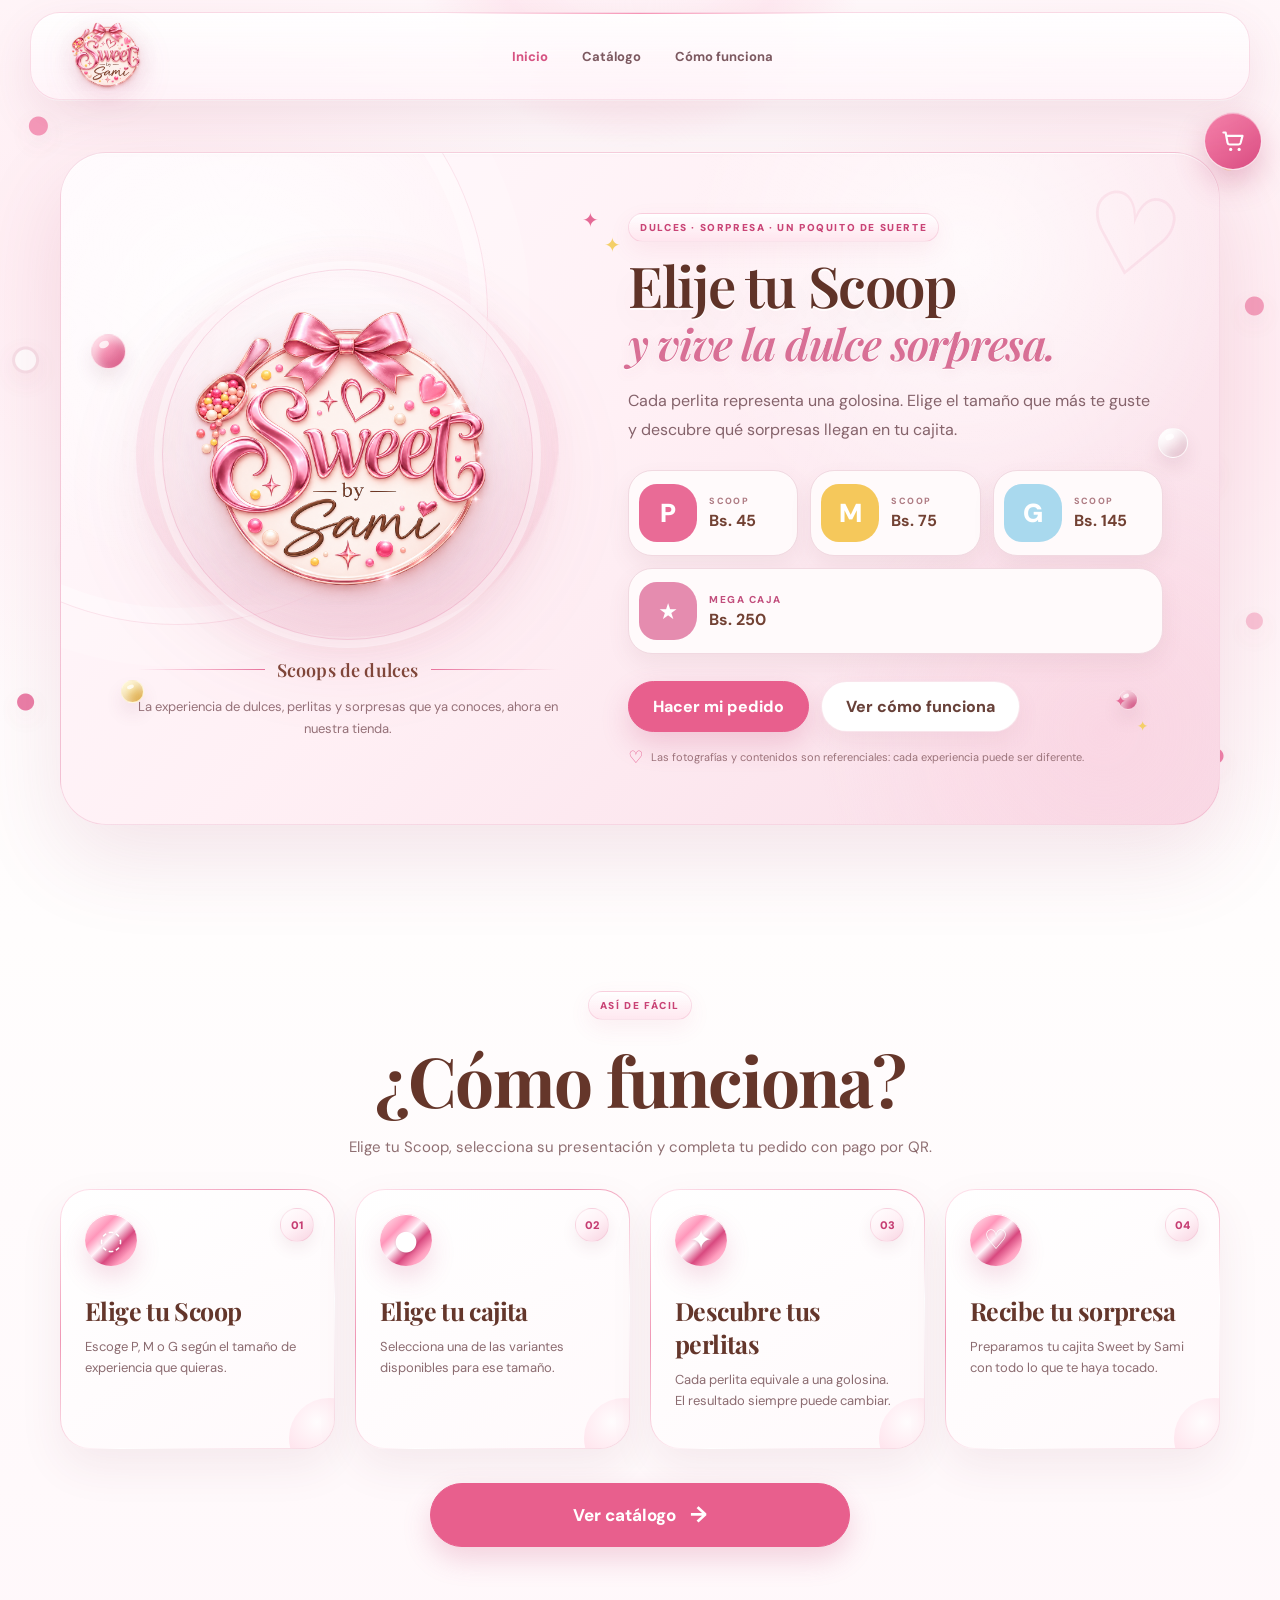
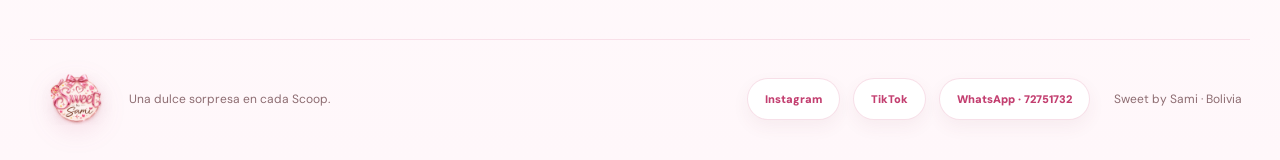
<file: index.html>
<!DOCTYPE html>
<html lang="es">
<head>
  <meta charset="UTF-8" />
  <meta name="viewport" content="width=device-width, initial-scale=1.0" />
  <meta name="theme-color" content="#f7dce6" />
  <title>Sweet by Sami</title>
  <link rel="preconnect" href="https://fonts.googleapis.com">
  <link rel="preconnect" href="https://fonts.gstatic.com" crossorigin>
  <link href="https://fonts.googleapis.com/css2?family=DM+Sans:wght@400;500;600;700&family=Playfair+Display:wght@500;600&display=swap" rel="stylesheet">
  <link rel="stylesheet" href="css/styles.css" />
  <link rel="stylesheet" href="css/metallic-theme.css" />
  <link rel="stylesheet" href="css/v9-pages.css" />
  <link rel="stylesheet" href="css/v10-home.css" />
  <link rel="stylesheet" href="css/v26-final.css" />

  <style id="sweet-v30-responsive-inline">
  /* Sweet by Sami V30 · responsive embebido para Netlify */
/* =========================================================
   SWEET BY SAMI · V29 RESPONSIVE FINAL
   Override final cargado después de los estilos anteriores.
   Objetivo: cero desbordamiento horizontal en móvil/tablet,
   manteniendo la composición de escritorio.
   ========================================================= */

html,
body{
  width:100%;
  max-width:100%;
  overflow-x:clip;
}

img,
svg,
video,
canvas,
iframe{
  max-width:100%;
}

main,
section,
article,
header,
footer,
nav,
form,
fieldset,
div{
  min-width:0;
}

button,
input,
textarea,
select,
a{
  min-width:0;
}

/* Mega Caja: dos acciones en paralelo en escritorio. */
.home-mega-actions{
  display:flex;
  align-items:center;
  gap:10px;
  flex-wrap:wrap;
}
.home-mega-actions .button{
  margin:0;
}
.home-mega-video-btn{
  color:#c84a78!important;
  border-color:rgba(213,79,127,.22)!important;
  background:#fff!important;
  box-shadow:0 9px 22px rgba(128,54,78,.07)!important;
  white-space:nowrap;
}
.home-mega-video-btn:hover{
  border-color:rgba(213,79,127,.42)!important;
  background:#fff7fa!important;
}

/* Evita que textos largos rompan grids/flex. */
.category-public-head p,
.product-card p,
.hero-lead,
.hero-brand-note,
.checkout-card,
.order-card,
.panel-card,
.delivery-address-box,
.map-place-card,
.national-recipient-admin{
  overflow-wrap:anywhere;
  word-break:normal;
}

/* Tablet general */
@media (max-width: 1024px){
  .section-shell{
    width:min(100% - 32px,1160px)!important;
  }

  .site-header{
    width:calc(100% - 24px)!important;
    grid-template-columns:minmax(0,1fr) auto!important;
  }

  .desktop-nav{display:none!important}

  .home-mega-card{
    grid-template-columns:minmax(0,1fr)!important;
  }
  .home-mega-copy{
    text-align:center;
  }
  .home-mega-actions{
    justify-content:center;
  }

  .catalog-page-hero-inner-v9{
    width:100%!important;
    grid-template-columns:minmax(0,1fr)!important;
  }

  .category-public-head{
    grid-template-columns:minmax(0,1fr)!important;
  }
  .category-public-head p{
    max-width:760px;
  }

  .product-grid{
    grid-template-columns:minmax(0,1fr)!important;
    width:100%;
    max-width:720px!important;
    margin-inline:auto;
  }

  .product-card,
  .mega-card{
    width:100%;
    max-width:100%;
  }

  .admin-main{
    width:100%;
    max-width:none;
  }
}

/* Celular / tablet vertical */
@media (max-width: 760px){
  body{
    overflow-x:hidden;
  }

  .section-shell{
    width:calc(100% - 24px)!important;
    max-width:none!important;
  }

  .candy-rail{
    width:24px!important;
    opacity:.2!important;
  }

  /* Header público */
  .site-header{
    width:calc(100% - 16px)!important;
    height:auto!important;
    min-height:64px;
    top:8px!important;
    margin-top:8px!important;
    padding:7px 8px 7px 10px!important;
    border-radius:19px!important;
    grid-template-columns:minmax(0,1fr) auto!important;
    gap:8px;
  }
  .site-header .brand{
    width:68px!important;
    height:48px!important;
  }
  .site-header .brand img{
    width:100%!important;
    height:100%!important;
    object-fit:contain!important;
  }
  .site-header .header-actions{
    gap:6px!important;
    max-width:100%;
  }
  .site-header .cart-button{
    padding:7px!important;
    gap:0!important;
  }
  .site-header .cart-button>span:first-child{
    display:none!important;
  }
  .site-header .cart-count{
    width:32px!important;
    height:32px!important;
    flex:0 0 32px;
  }
  .site-header .status-button{
    min-height:40px;
    max-width:105px;
    padding:8px 10px!important;
    font-size:9px!important;
    line-height:1.15;
    white-space:normal;
  }

  /* HOME */
  .home-v10 .hero-v10{
    width:calc(100% - 20px)!important;
    padding-top:22px!important;
    padding-bottom:52px!important;
  }
  .home-v10 .hero-showcase{
    width:100%!important;
    grid-template-columns:minmax(0,1fr)!important;
    padding:20px 14px 68px!important;
    border-radius:28px!important;
    overflow:hidden;
  }
  .home-v10 .hero-logo-stage{
    width:min(100%,320px)!important;
  }
  .home-v10 .hero-order-side{
    width:100%;
    padding:10px 0!important;
  }
  .home-v10 .hero-order-side h1{
    width:100%;
    max-width:none!important;
    font-size:clamp(38px,12vw,54px)!important;
  }
  .home-v10 .hero-order-side h1 span{
    white-space:normal!important;
  }
  .home-v10 .hero-lead,
  .home-v10 .hero-brand-note{
    width:100%;
    max-width:none;
  }
  .home-v10 .hero-spoon-options{
    width:100%;
    grid-template-columns:minmax(0,1fr)!important;
  }
  .home-v10 .hero-spoon-choice{
    width:100%;
    max-width:100%;
  }
  .home-v10 .hero-actions-v5{
    width:100%;
    grid-template-columns:minmax(0,1fr)!important;
  }

  .home-mega-section{
    width:calc(100% - 24px)!important;
  }
  .home-mega-card{
    width:100%;
    grid-template-columns:minmax(0,1fr)!important;
    padding:11px!important;
    border-radius:25px!important;
    gap:10px!important;
  }
  .home-mega-media{
    width:100%;
    min-height:0!important;
    aspect-ratio:1.25;
    border-radius:19px!important;
  }
  .home-mega-media img{
    width:100%!important;
    height:100%!important;
    object-fit:contain!important;
  }
  .home-mega-copy{
    width:100%;
    padding:14px 10px 20px!important;
  }
  .home-mega-copy h2{
    font-size:40px!important;
  }
  .home-mega-actions{
    display:grid;
    grid-template-columns:minmax(0,1fr);
    width:100%;
    gap:8px;
  }
  .home-mega-actions .button{
    width:100%!important;
    white-space:normal;
    text-align:center;
  }

  .steps-grid{
    grid-template-columns:minmax(0,1fr)!important;
  }
  .step-card{
    width:100%;
  }

  /* CATÁLOGO: fix principal del desbordamiento mostrado en móvil */
  .catalog-page-hero-v9{
    width:100%;
    padding:20px 10px 14px!important;
  }
  .catalog-page-hero-inner-v9{
    width:100%!important;
    max-width:100%!important;
    grid-template-columns:minmax(0,1fr)!important;
    padding:24px 16px!important;
    border-radius:24px!important;
    overflow:hidden;
  }
  .catalog-page-hero-inner-v9>div{
    width:100%;
  }
  .catalog-page-hero-inner-v9 h1{
    font-size:clamp(38px,12vw,50px)!important;
    overflow-wrap:anywhere;
  }
  .catalog-page-hero-inner-v9 p{
    width:100%;
    max-width:none!important;
    font-size:13px;
  }
  .catalog-page-hero-inner-v9 img{
    width:min(190px,64%)!important;
  }

  .catalog-page-section-v9{
    width:100%;
    padding:54px 0 70px!important;
    overflow:hidden;
  }
  .catalog-page-section-v9>.section-shell{
    width:calc(100% - 20px)!important;
    max-width:none!important;
  }
  .catalog-page-tools-v9{
    width:100%;
    display:flex!important;
    flex-direction:column!important;
    align-items:flex-start!important;
    gap:14px!important;
    padding-bottom:24px!important;
  }
  .catalog-page-tools-v9>span{
    width:100%;
    font-size:11px;
    line-height:1.45;
    white-space:normal;
  }
  .catalog-back-link-v9{
    max-width:100%;
    white-space:normal;
  }
  .catalog-sections,
  .catalog-category{
    width:100%;
    max-width:100%;
    min-width:0!important;
  }
  .catalog-sections{
    display:grid!important;
    grid-template-columns:minmax(0,1fr)!important;
    gap:48px!important;
  }
  .category-public-head{
    display:block!important;
    width:100%!important;
    max-width:100%!important;
    grid-template-columns:none!important;
    gap:0!important;
    margin-bottom:18px!important;
    padding-bottom:16px!important;
  }
  .category-public-head>div,
  .category-public-head>p{
    display:block!important;
    width:100%!important;
    max-width:100%!important;
    min-width:0!important;
  }
  .category-public-head h3{
    font-size:clamp(34px,11vw,46px)!important;
    line-height:1.05;
  }
  .category-public-head p{
    margin-top:9px!important;
    font-size:12px!important;
    line-height:1.6!important;
  }

  .product-grid{
    display:grid!important;
    grid-template-columns:minmax(0,1fr)!important;
    width:100%!important;
    max-width:none!important;
    margin:0!important;
    gap:16px!important;
  }
  .product-card,
  .spoon-card-v8,
  .mega-card{
    display:block!important;
    width:100%!important;
    max-width:100%!important;
    min-width:0!important;
    grid-column:auto!important;
    border-radius:24px!important;
    overflow:hidden!important;
  }
  .product-image,
  .spoon-card-v8 .product-image,
  .mega-card .product-image{
    width:100%!important;
    min-width:0!important;
    min-height:0!important;
    aspect-ratio:1.18!important;
    padding:8px!important;
    border-right:0!important;
    border-bottom:1px solid rgba(218,88,137,.1)!important;
  }
  .product-image img,
  .spoon-card-v8 .product-image img,
  .mega-card .product-image img{
    width:100%!important;
    height:100%!important;
    object-fit:cover!important;
  }
  .mega-card .product-image img{
    object-fit:contain!important;
  }
  .product-card-body,
  .spoon-card-v8 .product-card-body,
  .mega-card .product-card-body{
    width:100%!important;
    padding:18px 16px 19px!important;
  }
  .product-topline,
  .mega-card .product-topline{
    width:100%;
    min-width:0;
    flex-wrap:wrap;
    gap:8px!important;
  }
  .product-topline h3,
  .mega-card .product-topline h3{
    max-width:100%;
    font-size:26px!important;
  }
  .product-price{
    max-width:100%;
  }

  /* Producto, carrito y estado */
  .modal-backdrop,
  .checkout-backdrop,
  .status-backdrop{
    padding:0!important;
    align-items:flex-end!important;
  }
  .product-modal,
  .status-modal,
  .checkout-modal{
    width:100%!important;
    max-width:100%!important;
    min-width:0!important;
  }
  .product-modal{
    display:grid!important;
    grid-template-columns:minmax(0,1fr)!important;
    border-radius:24px 24px 0 0!important;
    max-height:96dvh!important;
    overflow:auto!important;
  }
  .modal-media{
    width:100%;
    min-height:0!important;
    padding:12px!important;
  }
  .product-photo-shell{
    width:100%;
    min-height:245px!important;
  }
  .modal-content{
    width:100%;
    padding:24px 16px 22px!important;
  }
  .modal-content h2{
    font-size:38px!important;
  }
  .variant-heading{
    flex-direction:column!important;
    align-items:flex-start!important;
    gap:4px;
  }
  .variant-pills{
    width:100%;
  }
  .variant-pill{
    max-width:100%;
    white-space:normal;
  }

  .cart-drawer{
    width:100%!important;
    max-width:100%!important;
    padding:18px 14px!important;
  }
  .cart-item{
    grid-template-columns:48px minmax(0,1fr) auto!important;
  }
  .cart-info{
    min-width:0;
  }
  .cart-info strong,
  .cart-info span{
    overflow-wrap:anywhere;
  }

  .checkout-modal{
    border-radius:24px 24px 0 0!important;
    padding:16px 10px!important;
    max-height:97dvh!important;
    overflow:auto!important;
  }
  .checkout-head{
    padding:14px 42px 16px 4px!important;
  }
  .checkout-head h2{
    font-size:34px!important;
  }
  .checkout-card{
    width:100%;
    min-width:0!important;
    padding:14px!important;
    border-radius:18px!important;
  }
  .form-grid,
  .form-grid.two,
  .fulfillment-options,
  .fulfillment-options-four,
  .preparation-options,
  .payment-method-options,
  .payment-layout{
    grid-template-columns:minmax(0,1fr)!important;
    width:100%;
  }
  .checkout-card input,
  .checkout-card textarea,
  .checkout-card select,
  .phone-prefix-field{
    max-width:100%;
  }
  .phone-prefix-field{
    grid-template-columns:auto minmax(0,1fr)!important;
  }
  .map-place-card{
    align-items:flex-start!important;
    width:100%;
  }
  .map-place-card>div{
    min-width:0!important;
  }
  .pickup-whatsapp-actions{
    display:grid!important;
    grid-template-columns:minmax(0,1fr)!important;
  }
  .pickup-whatsapp-actions a,
  .cash-whatsapp-action{
    width:100%;
    max-width:100%;
    text-align:center;
    white-space:normal;
  }
  .payment-layout{
    gap:14px!important;
  }
  .qr-shell-wrap,
  .payment-info{
    width:100%;
  }
  .qr-shell{
    width:min(100%,280px)!important;
    margin-inline:auto;
  }
  .receipt-preview{
    grid-template-columns:64px minmax(0,1fr)!important;
  }
  .receipt-preview img{
    width:64px!important;
    height:64px!important;
  }
  .checkout-item,
  .checkout-total-row,
  .pay-total{
    min-width:0;
  }

  .status-modal{
    border-radius:24px 24px 0 0!important;
    padding:26px 16px!important;
  }

  /* Footer */
  .site-footer{
    width:calc(100% - 24px)!important;
    max-width:none!important;
    display:flex!important;
    flex-direction:column!important;
    align-items:center!important;
    text-align:center!important;
    gap:18px!important;
  }
  .footer-brand-block{
    width:100%;
    min-width:0!important;
    justify-content:center!important;
    flex-direction:column!important;
  }
  .footer-socials{
    width:100%;
    margin-left:0!important;
    display:grid!important;
    grid-template-columns:minmax(0,1fr) minmax(0,1fr)!important;
  }
  .footer-socials a{
    width:100%;
    min-width:0;
    padding-inline:10px!important;
  }
  .footer-note{
    width:100%;
    text-align:center!important;
  }

  /* ADMIN */
  .admin-sidebar{
    position:static!important;
    width:100%!important;
    height:auto!important;
    padding:12px!important;
    overflow:hidden;
  }
  .admin-brand{
    padding-bottom:12px!important;
  }
  .admin-brand img{
    width:66px!important;
    height:54px!important;
  }
  .admin-sidebar nav{
    display:grid!important;
    grid-template-columns:minmax(0,1fr) minmax(0,1fr)!important;
    gap:7px!important;
    width:100%;
    margin-top:12px!important;
  }
  .admin-sidebar nav button,
  .admin-sidebar nav a{
    width:100%!important;
    min-width:0!important;
    padding:10px 9px!important;
    font-size:11px!important;
    white-space:normal;
    overflow-wrap:anywhere;
  }
  .admin-main{
    width:100%!important;
    max-width:none!important;
    margin-left:0!important;
    padding:14px!important;
  }
  .admin-topbar{
    width:100%;
    flex-direction:column!important;
    gap:14px!important;
  }
  .admin-topbar h1{
    font-size:36px!important;
    overflow-wrap:anywhere;
  }
  .top-actions{
    width:100%;
    display:grid!important;
    grid-template-columns:minmax(0,1fr)!important;
  }
  .top-actions>*{
    width:100%!important;
    max-width:none!important;
    min-width:0!important;
    white-space:normal!important;
    text-align:center;
  }
  .metrics-grid{
    grid-template-columns:minmax(0,1fr)!important;
  }
  .dashboard-grid,
  .settings-grid{
    grid-template-columns:minmax(0,1fr)!important;
  }
  .panel-card,
  .metric-card,
  .order-card,
  .category-editor,
  .product-editor{
    width:100%;
    min-width:0!important;
  }
  .panel-head,
  .order-head,
  .catalog-admin-intro,
  .category-products-head,
  .variants-header,
  .editor-footer{
    flex-direction:column!important;
    align-items:stretch!important;
  }
  .toolbar-card,
  .orders-toolbar{
    display:grid!important;
    grid-template-columns:minmax(0,1fr)!important;
    width:100%;
  }
  .toolbar-card select,
  .toolbar-card .search-wrap,
  .orders-toolbar select,
  .orders-toolbar .search-wrap{
    width:100%!important;
    min-width:0!important;
    max-width:none!important;
  }
  .order-grid{
    grid-template-columns:minmax(0,1fr)!important;
  }
  .order-code{
    min-width:0;
    flex-wrap:wrap;
  }
  .order-code strong{
    overflow-wrap:anywhere;
  }
  .ranking-row{
    grid-template-columns:32px minmax(0,1fr)!important;
  }
  .ranking-total,
  .ranking-row .wa-btn{
    grid-column:2;
    justify-self:start;
  }
  .customer-panel-actions,
  .customer-report-controls{
    width:100%!important;
    display:grid!important;
    grid-template-columns:minmax(0,1fr)!important;
  }
  .customer-report-controls>*{
    width:100%!important;
  }
  .customer-table-wrap{
    width:100%;
    max-width:100%;
    overflow-x:auto!important;
    -webkit-overflow-scrolling:touch;
  }
  .customer-table{
    min-width:700px!important;
  }
  .category-editor-head{
    grid-template-columns:34px minmax(0,1fr)!important;
    padding:14px!important;
  }
  .category-editor-head>.switch-row,
  .category-actions{
    grid-column:2!important;
  }
  .category-actions{
    flex-wrap:wrap!important;
  }
  .category-products{
    padding:0 12px 14px!important;
  }
  .product-editor-head{
    grid-template-columns:46px minmax(0,1fr) 34px!important;
  }
  .product-form-grid,
  .variant-fields,
  .settings-inline-grid{
    grid-template-columns:minmax(0,1fr)!important;
  }
  .product-photo-row{
    grid-template-columns:70px minmax(0,1fr)!important;
  }
  .product-photo-preview{
    width:70px!important;
    height:70px!important;
  }
  .variant-row{
    grid-template-columns:30px 54px minmax(0,1fr) 34px!important;
  }
  .variant-fields{
    grid-column:3/-1!important;
  }

  .login-card{
    width:100%!important;
    max-width:430px!important;
    padding:22px 16px!important;
  }
  .login-card h1{
    font-size:34px!important;
  }
}

/* Teléfonos muy angostos: 320–390 px */
@media (max-width: 390px){
  .section-shell,
  .catalog-page-section-v9>.section-shell,
  .home-mega-section{
    width:calc(100% - 16px)!important;
  }

  .site-header{
    width:calc(100% - 10px)!important;
    padding-inline:7px!important;
  }
  .site-header .brand{
    width:60px!important;
  }
  .site-header .status-button{
    max-width:92px;
    font-size:8px!important;
    padding-inline:8px!important;
  }
  .site-header .cart-count{
    width:30px!important;
    height:30px!important;
    flex-basis:30px;
  }

  .home-v10 .hero-v10{
    width:calc(100% - 12px)!important;
  }
  .home-v10 .hero-showcase{
    padding-inline:10px!important;
  }
  .home-v10 .hero-order-side h1{
    font-size:38px!important;
  }
  .hero-referential-note{
    font-size:9px!important;
  }

  .catalog-page-hero-v9{
    padding-inline:6px!important;
  }
  .catalog-page-hero-inner-v9{
    padding:20px 12px!important;
  }
  .catalog-page-hero-inner-v9 h1{
    font-size:38px!important;
  }
  .category-public-head h3{
    font-size:36px!important;
  }
  .product-card-body,
  .spoon-card-v8 .product-card-body,
  .mega-card .product-card-body{
    padding-inline:13px!important;
  }
  .product-topline h3,
  .mega-card .product-topline h3{
    font-size:24px!important;
  }

  .footer-socials{
    grid-template-columns:minmax(0,1fr)!important;
  }

  .admin-main{
    padding:10px!important;
  }
  .admin-sidebar nav{
    grid-template-columns:minmax(0,1fr)!important;
  }
  .admin-topbar h1{
    font-size:32px!important;
  }
  .order-card,
  .panel-card,
  .metric-card{
    padding:13px!important;
  }
}

  </style>

  <style id="sweet-v37-public-ui">
    .mobile-menu-toggle{display:none;border:0;background:transparent;width:46px;height:46px;border-radius:16px;align-items:center;justify-content:center;flex-direction:column;gap:5px;cursor:pointer}
    .mobile-menu-toggle span{display:block;width:21px;height:2px;border-radius:99px;background:#7c3f3a;transition:.2s ease}
    .mobile-menu-toggle[aria-expanded="true"] span:nth-child(1){transform:translateY(7px) rotate(45deg)}
    .mobile-menu-toggle[aria-expanded="true"] span:nth-child(2){opacity:0}
    .mobile-menu-toggle[aria-expanded="true"] span:nth-child(3){transform:translateY(-7px) rotate(-45deg)}
    .floating-cart-button{position:fixed;right:18px;bottom:20px;z-index:1500;display:none;align-items:center;gap:8px;padding:12px 16px;border:1px solid rgba(255,255,255,.72);border-radius:999px;background:linear-gradient(135deg,#f879a8,#d94f82);color:#fff;text-decoration:none;font:800 13px/1 "DM Sans",sans-serif;box-shadow:0 16px 35px rgba(189,68,112,.28)}
    .floating-cart-icon{font-size:18px}
    .footer-socials{flex-wrap:wrap}
    @media (max-width:760px){
      .site-header{position:sticky!important;top:8px!important;z-index:1600!important}
      .mobile-menu-toggle{display:flex}
      .site-header .public-nav{display:none!important;position:absolute;left:12px;right:12px;top:calc(100% + 8px);padding:12px;background:rgba(255,250,251,.98);border:1px solid rgba(211,113,145,.2);border-radius:20px;box-shadow:0 18px 40px rgba(108,63,64,.15);flex-direction:column!important;align-items:stretch!important;gap:4px!important}
      .site-header .public-nav.mobile-open{display:flex!important}
      .site-header .public-nav a{padding:12px 14px;border-radius:14px;text-align:left}
      .site-header .header-actions .cart-button{display:none!important}
      .floating-cart-button{display:flex}
      .footer-socials a{min-height:42px;display:inline-flex;align-items:center;justify-content:center}
    }
  </style>


  <style id="sweet-v38-cart-bubble">
    /* V38 · carrito flotante: burbuja fija debajo de la navbar */
    .site-header{z-index:1600}
    .site-header .header-actions .cart-button{display:none!important}
    .floating-cart-button{
      --bubble-size:58px;
      position:fixed!important;
      top:var(--sweet-cart-top,112px)!important;
      right:18px!important;
      bottom:auto!important;
      z-index:1400!important;
      width:var(--bubble-size)!important;
      height:var(--bubble-size)!important;
      min-width:var(--bubble-size)!important;
      padding:0!important;
      border:1px solid rgba(255,255,255,.78)!important;
      border-radius:50%!important;
      display:grid!important;
      place-items:center!important;
      background:linear-gradient(145deg,#fa85ae,#d84b80)!important;
      color:#fff!important;
      box-shadow:0 13px 30px rgba(185,64,108,.30),inset 0 1px 0 rgba(255,255,255,.45)!important;
      text-decoration:none!important;
      cursor:pointer;
      transition:transform .18s ease,box-shadow .18s ease,top .18s ease;
    }
    .floating-cart-button:hover{transform:translateY(-2px);box-shadow:0 16px 34px rgba(185,64,108,.34),inset 0 1px 0 rgba(255,255,255,.48)!important}
    .floating-cart-button:active{transform:scale(.96)}
    .floating-cart-button>span:not(.floating-cart-icon),.floating-cart-button>.floating-cart-label{display:none!important}
    .floating-cart-icon{display:grid!important;place-items:center!important;width:28px;height:28px;font-size:0!important;line-height:1}
    .floating-cart-svg{width:27px;height:27px;display:block}
    #floatingCartCount{
      position:absolute!important;
      top:-5px!important;
      right:-4px!important;
      display:grid!important;
      place-items:center!important;
      min-width:23px!important;
      height:23px!important;
      padding:0 5px!important;
      border:2px solid #fff!important;
      border-radius:999px!important;
      background:#6b332f!important;
      color:#fff!important;
      font:800 11px/1 "DM Sans",sans-serif!important;
      box-shadow:0 4px 12px rgba(85,42,47,.22)!important;
    }
    .floating-cart-link .floating-cart-icon{margin:0!important}
    @media(max-width:760px){
      .floating-cart-button{--bubble-size:54px;right:14px!important}
    }
    @media(max-width:390px){
      .floating-cart-button{--bubble-size:50px;right:10px!important}
      .floating-cart-svg{width:24px;height:24px}
    }
  </style>


  <style id="sweet-v39-home-mega-button">
    .home-v10 .hero-mega-choice{
      grid-column:1/-1;
    }
    .home-v10 .hero-mega-choice .hero-mega-letter{
      background:#e58caf!important;
      color:#fff!important;
      font-size:22px!important;
    }
    .home-v10 .hero-mega-choice .hero-spoon-meta small{
      color:#c24f7d;
      font-size:10px;
    }
    @media(max-width:640px){
      .home-v10 .hero-mega-choice{grid-column:auto}
    }
  </style>

</head>
<body class="home-v10">
  <div class="candy-rail candy-rail-left" aria-hidden="true"></div>
  <div class="candy-rail candy-rail-right" aria-hidden="true"></div>

  <header class="site-header v10-header">
    <a class="brand" href="index.html" aria-label="Sweet by Sami, inicio">
      <img src="assets/logo.png" alt="Sweet by Sami" />
    </a>
    <button class="mobile-menu-toggle" type="button" aria-label="Abrir menú" aria-expanded="false">
      <span></span><span></span><span></span>
    </button>
    <nav class="desktop-nav public-nav" aria-label="Navegación principal">
      <a href="index.html" class="active-link">Inicio</a>
      <a href="catalogo.html">Catálogo</a>
      <a href="#como-funciona">Cómo funciona</a>
    </nav>
    <div class="header-actions">
      <a class="cart-button v10-cart-link" href="catalogo.html" aria-label="Ir a mi pedido en el catálogo">
        <span>Mi pedido</span>
        <span class="cart-count">0</span>
      </a>
    </div>
  </header>

  <a class="floating-cart-button floating-cart-link" href="catalogo.html" aria-label="Abrir carrito" title="Mi pedido">
    <span class="floating-cart-icon"><svg class="floating-cart-svg" viewBox="0 0 24 24" aria-hidden="true"><path d="M3 4h2l1.7 9.1a2 2 0 0 0 2 1.6h7.7a2 2 0 0 0 1.9-1.4L20 7H6.1" fill="none" stroke="currentColor" stroke-width="1.9" stroke-linecap="round" stroke-linejoin="round"/><circle cx="9.5" cy="19" r="1.4" fill="currentColor"/><circle cx="17" cy="19" r="1.4" fill="currentColor"/></svg></span>
  </a>

  <main>
    <section class="hero-v5 section-shell hero-v10" id="inicio">
      <div class="hero-showcase">
        <span class="hero-pearl hero-pearl-1" aria-hidden="true"></span>
        <span class="hero-pearl hero-pearl-2" aria-hidden="true"></span>
        <span class="hero-pearl hero-pearl-3" aria-hidden="true"></span>
        <span class="hero-pearl hero-pearl-4" aria-hidden="true"></span>
        <span class="hero-spark hero-spark-1" aria-hidden="true">✦</span>
        <span class="hero-spark hero-spark-2" aria-hidden="true">✦</span>

        <div class="hero-brand-side">
          <div class="hero-logo-stage">
            <div class="hero-logo-ring" aria-hidden="true"></div>
            <img src="assets/logo.png" alt="Sweet by Sami" class="hero-logo-main" />
          </div>
          <div class="hero-recognition-line">
            <span></span>
            <strong>Scoops de dulces</strong>
            <span></span>
          </div>
          <p class="hero-brand-note">La experiencia de dulces, perlitas y sorpresas que ya conoces, ahora en nuestra tienda.</p>
        </div>

        <div class="hero-order-side">
          <span class="eyebrow hero-eyebrow">Dulces · sorpresa · un poquito de suerte</span>
          <h1><span>Elije tu Scoop</span><em>y vive la dulce sorpresa.</em></h1>
          <p class="hero-lead">Cada perlita representa una golosina. Elige el tamaño que más te guste y descubre qué sorpresas llegan en tu cajita.</p>

          <div class="hero-spoon-options" aria-label="Tamaños de Scoop">
            <a class="hero-spoon-choice" href="catalogo.html?producto=p#catalogo" aria-label="Ver Scoop P, 45 bolivianos">
              <span class="hero-spoon-letter">P</span>
              <span class="hero-spoon-meta"><small>Scoop</small><strong>Bs. 45</strong></span>
            </a>
            <a class="hero-spoon-choice" href="catalogo.html?producto=m#catalogo" aria-label="Ver Scoop M, 75 bolivianos">
              <span class="hero-spoon-letter">M</span>
              <span class="hero-spoon-meta"><small>Scoop</small><strong>Bs. 75</strong></span>
            </a>
            <a class="hero-spoon-choice" href="catalogo.html?producto=g#catalogo" aria-label="Ver Scoop G, 145 bolivianos">
              <span class="hero-spoon-letter">G</span>
              <span class="hero-spoon-meta"><small>Scoop</small><strong>Bs. 145</strong></span>
            </a>
            <a class="hero-spoon-choice hero-mega-choice" href="catalogo.html?producto=mega-box#category-boxes" aria-label="Ver Mega Caja, 250 bolivianos">
              <span class="hero-spoon-letter hero-mega-letter">★</span>
              <span class="hero-spoon-meta"><small>Mega Caja</small><strong>Bs. 250</strong></span>
            </a>
          </div>

          <div class="hero-actions-v5">
            <a href="catalogo.html" class="button button-primary v10-solid-primary">Hacer mi pedido</a>
            <a href="#como-funciona" class="button button-ghost">Ver cómo funciona</a>
          </div>
          <div class="hero-referential-note"><span>♡</span> Las fotografías y contenidos son referenciales: cada experiencia puede ser diferente.</div>
        </div>
      </div>
    </section>
    <section class="how-section section-shell how-section-v10" id="como-funciona">
      <div class="section-heading compact">
        <span class="eyebrow">Así de fácil</span>
        <h2>¿Cómo funciona?</h2>
        <p class="how-intro-v8">Elige tu Scoop, selecciona su presentación y completa tu pedido con pago por QR.</p>
      </div>
      <div class="steps-grid">
        <article class="step-card"><span class="step-number">01</span><div class="step-icon">◌</div><h3>Elige tu Scoop</h3><p>Escoge P, M o G según el tamaño de experiencia que quieras.</p></article>
        <article class="step-card"><span class="step-number">02</span><div class="step-icon">●</div><h3>Elige tu cajita</h3><p>Selecciona una de las variantes disponibles para ese tamaño.</p></article>
        <article class="step-card"><span class="step-number">03</span><div class="step-icon">✦</div><h3>Descubre tus perlitas</h3><p>Cada perlita equivale a una golosina. El resultado siempre puede cambiar.</p></article>
        <article class="step-card"><span class="step-number">04</span><div class="step-icon">♡</div><h3>Recibe tu sorpresa</h3><p>Preparamos tu cajita Sweet by Sami con todo lo que te haya tocado.</p></article>
      </div>
      <div class="home-catalog-action-v9">
        <a href="catalogo.html" class="button button-primary v10-solid-primary home-catalog-button-v9">Ver catálogo <span>→</span></a>
      </div>
    </section>
  </main>

  <footer class="site-footer">
    <div class="footer-brand-block"><img src="assets/logo.png" alt="Sweet by Sami" /><p>Una dulce sorpresa en cada Scoop.</p></div>
    <div class="footer-socials" aria-label="Redes sociales de Sweet by Sami">
      <a href="https://www.instagram.com/sweet_by_sami/" target="_blank" rel="noopener noreferrer">Instagram</a>
      <a href="https://www.tiktok.com/@sweet_by.sami?is_from_webapp=1&amp;sender_device=pc" target="_blank" rel="noopener noreferrer">TikTok</a>
      <a href="https://wa.me/59172751732" target="_blank" rel="noopener noreferrer">WhatsApp · 72751732</a>
    </div>
    <p class="footer-note">Sweet by Sami · Bolivia</p>
  </footer>

  <script>
    (() => {
      const toggle = document.querySelector(".mobile-menu-toggle");
      const nav = document.querySelector(".public-nav");
      if (!toggle || !nav) return;
      const close = () => { nav.classList.remove("mobile-open"); toggle.setAttribute("aria-expanded","false"); };
      toggle.addEventListener("click", () => {
        const open = !nav.classList.contains("mobile-open");
        nav.classList.toggle("mobile-open", open);
        toggle.setAttribute("aria-expanded", String(open));
      });
      nav.querySelectorAll("a").forEach(a => a.addEventListener("click", close));
      document.addEventListener("click", e => {
        if (!nav.contains(e.target) && !toggle.contains(e.target)) close();
      });
    })();
  </script>


  <script id="sweet-v38-cart-position">
    (() => {
      const header = document.querySelector('.site-header');
      const bubble = document.querySelector('.floating-cart-button');
      if (!header || !bubble) return;
      const placeBubble = () => {
        const rect = header.getBoundingClientRect();
        const gap = window.innerWidth <= 760 ? 10 : 12;
        const minTop = window.innerWidth <= 760 ? 72 : 16;
        const top = Math.max(minTop, Math.round(rect.bottom + gap));
        document.documentElement.style.setProperty('--sweet-cart-top', `${top}px`);
      };
      placeBubble();
      window.addEventListener('resize', placeBubble, {passive:true});
      window.addEventListener('scroll', placeBubble, {passive:true});
      if ('ResizeObserver' in window) new ResizeObserver(placeBubble).observe(header);
    })();
  </script>

</body>
</html>
</file>
<file: css/styles.css>
:root {
  --cream:#fff8f7;
  --paper:#fffdfc;
  --paper-2:#fff3f2;
  --coral:#e77b86;
  --coral-deep:#c95f78;
  --coral-soft:#f5d8dc;
  --brown:#7a4b2f;
  --brown-deep:#40251c;
  --ink:#2e1b19;
  --muted:#7c6763;
  --gold:#e5b43e;
  --line:rgba(122,75,47,.12);
  --shadow:0 22px 65px rgba(83,49,46,.12);
}
*{box-sizing:border-box}html{scroll-behavior:smooth}body{margin:0;background:linear-gradient(180deg,#fff9f8 0%,#fffdfc 58%,#fff6f5 100%);color:var(--ink);font-family:"DM Sans",system-ui,sans-serif;min-height:100vh}body.locked{overflow:hidden}button,input,textarea,select{font:inherit}.hidden{display:none!important}.section-shell{width:min(1160px,calc(100% - 48px));margin-inline:auto}.eyebrow{display:inline-block;text-transform:uppercase;letter-spacing:.16em;font-size:10px;font-weight:900;color:var(--coral-deep)}h1,h2,h3{font-family:"Playfair Display",Georgia,serif;color:var(--brown-deep)}a{color:inherit}.button{border:0;border-radius:999px;padding:14px 20px;font-weight:800;cursor:pointer;text-decoration:none;display:inline-flex;align-items:center;justify-content:center;transition:.2s ease}.button:hover{transform:translateY(-1px)}.button:disabled{cursor:not-allowed;opacity:.55;transform:none}.button-primary{background:linear-gradient(135deg,var(--coral),var(--coral-deep));color:#fff;box-shadow:0 12px 30px rgba(201,95,120,.23)}.button-ghost{background:#fff;border:1px solid var(--line);color:var(--brown-deep)}.button-full{width:100%}

.site-header{position:sticky;top:14px;z-index:40;width:min(1160px,calc(100% - 36px));height:78px;margin:14px auto 0;background:rgba(255,253,252,.9);backdrop-filter:blur(16px);border:1px solid rgba(122,75,47,.09);border-radius:24px;display:grid;grid-template-columns:1fr auto 1fr;align-items:center;padding:10px 12px 10px 16px;box-shadow:0 12px 34px rgba(67,37,32,.07)}.brand{width:60px;height:56px;display:block}.brand img{width:100%;height:100%;object-fit:cover;border-radius:16px}.desktop-nav{display:flex;gap:28px;align-items:center}.desktop-nav a{text-decoration:none;color:#6d5550;font-size:13px;font-weight:700}.header-actions{display:flex;gap:8px;justify-content:flex-end;align-items:center}.cart-button,.status-button{border:0;border-radius:999px;cursor:pointer;font-weight:800}.cart-button{background:var(--brown-deep);color:#fff;padding:10px 11px 10px 17px;display:flex;align-items:center;gap:10px}.cart-count{width:30px;height:30px;border-radius:50%;display:grid;place-items:center;background:var(--coral);font-size:12px}.status-button{background:#fff0f1;color:var(--coral-deep);padding:12px 16px}

.hero{min-height:680px;display:grid;grid-template-columns:1.05fr .95fr;align-items:center;gap:54px;padding:70px 0 90px}.hero-copy h1{font-size:clamp(54px,6vw,82px);line-height:.98;margin:14px 0 24px;font-weight:600;letter-spacing:-.035em}.hero-copy h1 em{font-style:italic;color:var(--coral-deep)}.hero-copy>p{font-size:18px;line-height:1.75;color:var(--muted);max-width:620px}.hero-actions{display:flex;gap:12px;margin-top:30px;flex-wrap:wrap}.mini-note{margin-top:22px;display:flex;align-items:center;gap:9px;color:#886f6a;font-size:12px}.mini-dot{width:8px;height:8px;border-radius:50%;background:var(--gold);box-shadow:14px -5px 0 #e9909a,26px 3px 0 #cf7fb4}.hero-visual{position:relative;min-height:520px;display:grid;place-items:center}.hero-card{width:min(410px,88%);padding:18px;background:#fff;border:1px solid rgba(231,123,134,.13);border-radius:44px;box-shadow:0 32px 80px rgba(133,73,77,.14);transform:rotate(1.7deg);position:relative;z-index:2}.hero-card img{width:100%;display:block;border-radius:32px}.hero-card-caption{display:flex;align-items:center;justify-content:space-between;padding:12px 12px 3px;color:var(--brown)}.hero-card-caption strong{font-family:"Playfair Display",Georgia,serif;font-size:22px}.hero-card-caption span{text-transform:uppercase;letter-spacing:.16em;font-size:9px;font-weight:900;color:var(--coral-deep)}.floating-candy{position:absolute;border-radius:50%;box-shadow:inset -8px -9px 17px rgba(156,49,81,.12),0 10px 18px rgba(98,52,58,.09);z-index:1}.floating-candy:after{content:"";position:absolute;width:34%;height:20%;border-radius:50%;background:rgba(255,255,255,.65);top:18%;left:22%;transform:rotate(-18deg)}.floating-candy-a{width:58px;height:58px;background:#e67c8b;left:5%;top:21%}.floating-candy-b{width:42px;height:42px;background:#f3c34f;right:5%;top:28%}.floating-candy-c{width:50px;height:50px;background:#d49abf;right:11%;bottom:13%}.floating-heart{position:absolute;color:var(--coral);font-size:78px;right:0;top:8%;transform:rotate(10deg)}

.candy-rail{position:fixed;inset:0 auto 0 0;width:72px;z-index:0;pointer-events:none;opacity:.55;background-image:radial-gradient(circle at 28px 90px,#e77989 0 8px,transparent 9px),radial-gradient(circle at 51px 150px,#f4c74f 0 7px,transparent 8px),radial-gradient(circle at 22px 230px,#d59ac0 0 8px,transparent 9px),radial-gradient(circle at 50px 310px,#f7d7dc 0 10px,transparent 11px),radial-gradient(circle at 24px 390px,#f4a46a 0 6px,transparent 7px);background-size:72px 430px}.candy-rail-right{left:auto;right:0;transform:scaleX(-1);background-position-y:70px}

.spoons-section{background:rgba(255,244,244,.72);padding:96px 0}.section-heading{text-align:center;margin-bottom:42px}.section-heading h2{font-size:clamp(42px,5vw,62px);margin:7px 0 10px}.section-heading p{color:var(--muted);margin:0}.section-heading.compact{margin-bottom:28px}.product-grid{display:grid;grid-template-columns:repeat(3,1fr);gap:22px}.product-card{border:1px solid var(--line);background:#fff;border-radius:30px;overflow:hidden;cursor:pointer;box-shadow:0 14px 44px rgba(84,47,43,.06);transition:.2s}.product-card:hover{transform:translateY(-5px);box-shadow:0 20px 48px rgba(84,47,43,.11)}.product-image{aspect-ratio:1.18;background:linear-gradient(145deg,#fff6f5,#fce6e8);display:grid;place-items:center;overflow:hidden}.product-image img{width:100%;height:100%;object-fit:cover}.product-card-body{padding:22px}.product-topline{display:flex;justify-content:space-between;gap:12px;align-items:flex-start}.product-topline h3{font-size:27px;margin:0}.product-price{font-weight:900;color:var(--coral-deep);white-space:nowrap}.product-card p{color:var(--muted);line-height:1.55;min-height:48px}.product-link{border-top:1px solid var(--line);padding-top:14px;display:flex;justify-content:space-between;color:var(--brown-deep);font-size:12px;font-weight:900;text-transform:uppercase;letter-spacing:.06em}.spoon-illustration{position:relative;width:230px;height:150px;transform:rotate(-12deg)}.spoon-handle{position:absolute;right:0;top:48px;width:135px;height:54px;background:var(--spoon-color);border-radius:12px 30px 30px 12px;color:white;display:flex;align-items:center;justify-content:flex-end;padding-right:18px;font-size:26px;font-weight:900;box-shadow:inset 0 -7px 14px rgba(114,43,69,.1)}.spoon-bowl{position:absolute;left:0;top:20px;width:120px;height:115px;border-radius:50% 45% 48% 50%;background:linear-gradient(145deg,var(--spoon-color),#f5a1ad);box-shadow:inset 0 -12px 22px rgba(112,43,65,.13),0 14px 24px rgba(116,62,67,.12)}.pearls{position:absolute;left:26px;top:46px;width:68px;height:58px;border-radius:50%;background:radial-gradient(circle at 10px 8px,#fff 0 6px,transparent 7px),radial-gradient(circle at 31px 11px,#f3c64e 0 7px,transparent 8px),radial-gradient(circle at 53px 9px,#d591b6 0 6px,transparent 7px),radial-gradient(circle at 17px 31px,#e7647d 0 7px,transparent 8px),radial-gradient(circle at 43px 33px,#fff2ee 0 7px,transparent 8px),radial-gradient(circle at 62px 34px,#f09f63 0 6px,transparent 7px)}

.how-section{padding:96px 0}.steps-grid{display:grid;grid-template-columns:repeat(4,1fr);gap:16px}.step-card{position:relative;background:#fff;border:1px solid var(--line);border-radius:24px;padding:24px;min-height:240px}.step-number{position:absolute;right:20px;top:18px;font-size:11px;color:#b99b95;font-weight:900}.step-icon{font-size:28px;color:var(--coral);margin-bottom:34px}.step-card h3{font-size:23px;margin:0 0 10px}.step-card p{font-size:13px;line-height:1.6;color:var(--muted);margin:0}.reference-section{padding:0 0 96px}.reference-panel{background:var(--brown-deep);border-radius:34px;padding:42px 48px;display:grid;grid-template-columns:.7fr 1.3fr;gap:50px;align-items:center;color:#fff}.reference-panel h2{color:#fff;font-size:38px;margin:6px 0}.reference-panel p{line-height:1.75;color:#eadfdb;margin:0}.site-footer{width:min(1160px,calc(100% - 48px));margin:0 auto 36px;border-top:1px solid var(--line);padding-top:28px;display:flex;justify-content:space-between;align-items:center}.site-footer>div{display:flex;gap:13px;align-items:center}.site-footer img{width:50px;height:50px;object-fit:cover;border-radius:14px}.site-footer p{color:var(--muted);font-size:12px}.footer-note{text-align:right}

.modal-backdrop,.checkout-backdrop,.status-backdrop{position:fixed;inset:0;background:rgba(44,26,24,.52);z-index:100;display:flex;align-items:center;justify-content:center;padding:24px;opacity:0;visibility:hidden;transition:.2s;backdrop-filter:blur(5px)}.modal-backdrop.open,.checkout-backdrop.open,.status-backdrop.open{opacity:1;visibility:visible}.product-modal{width:min(980px,100%);background:#fff;border-radius:34px;overflow:hidden;display:grid;grid-template-columns:.92fr 1.08fr;position:relative;box-shadow:var(--shadow);max-height:92vh}.modal-close{position:absolute;right:18px;top:18px;width:42px;height:42px;border-radius:50%;border:1px solid var(--line);background:rgba(255,255,255,.93);font-size:25px;cursor:pointer;z-index:4;color:var(--brown-deep)}.modal-media{background:#fbeaec;padding:24px;display:flex;align-items:center;justify-content:center;position:relative;min-height:540px}.product-photo-shell{width:100%;min-height:420px;border-radius:26px;background:#fff;display:grid;place-items:center;overflow:hidden;position:relative}.product-photo-shell img{width:100%;height:100%;object-fit:cover;position:absolute;inset:0;opacity:0;transition:opacity .25s}.product-photo-shell img.visible{opacity:1}.photo-placeholder{text-align:center;color:#b78e8b}.photo-placeholder span{display:block;font-weight:900;letter-spacing:.14em;color:var(--coral-deep)}.photo-placeholder small{display:block;max-width:220px;margin-top:8px}.reference-badge{position:absolute;left:38px;bottom:38px;background:#fff;border-radius:999px;padding:9px 12px;font-size:10px;color:var(--coral-deep);font-weight:900}.modal-content{padding:50px 44px;overflow:auto}.modal-content h2{font-size:52px;margin:7px 0 8px}.modal-subtitle{color:var(--muted);line-height:1.6}.modal-price{font-size:23px;font-weight:900;color:var(--coral-deep);margin:18px 0 28px}.variant-block{border-top:1px solid var(--line);padding-top:22px}.variant-heading{display:flex;justify-content:space-between;align-items:center;margin-bottom:12px}.variant-heading>span{font-weight:900;color:var(--brown-deep)}.variant-heading small{color:var(--muted)}.variant-pills{display:flex;gap:10px;flex-wrap:wrap}.variant-pill{border:1px solid rgba(122,75,47,.1);background:#fff7f6;color:#b76379;border-radius:999px;padding:12px 18px;font-weight:800;cursor:pointer}.variant-pill.active{background:var(--coral-deep);color:#fff;border-color:var(--coral-deep);box-shadow:0 9px 20px rgba(201,95,120,.2)}.selected-variant-box{background:#fff6f5;border-radius:18px;padding:16px;margin-top:17px}.selected-variant-box strong,.selected-variant-box span{display:block}.selected-variant-box strong{color:var(--brown-deep)}.selected-variant-box span{font-size:12px;color:var(--muted);margin-top:4px;line-height:1.5}.reference-copy{font-size:11px;color:#8e7670;line-height:1.6;margin:18px 0 20px}

.cart-drawer{position:fixed;right:0;top:0;bottom:0;width:min(430px,100%);background:#fff;z-index:120;padding:28px;transform:translateX(102%);transition:.25s ease;display:flex;flex-direction:column}.cart-drawer.open{transform:translateX(0)}.drawer-overlay{position:fixed;inset:0;background:rgba(44,26,24,.42);z-index:110;opacity:0;visibility:hidden;transition:.2s}.drawer-overlay.open{opacity:1;visibility:visible}.cart-header{display:flex;align-items:center;justify-content:space-between;border-bottom:1px solid var(--line);padding-bottom:18px}.cart-header h2{font-size:34px;margin:3px 0 0}.drawer-close{border:0;background:#fff2f2;color:var(--coral-deep);width:40px;height:40px;border-radius:50%;font-size:23px;cursor:pointer}.cart-items{flex:1;overflow:auto;padding:18px 0}.cart-item{display:grid;grid-template-columns:52px 1fr auto;gap:12px;align-items:center;padding:13px 0;border-bottom:1px solid var(--line)}.cart-thumb{width:52px;height:52px;border-radius:15px;background:#f8e5e7;display:grid;place-items:center;color:var(--coral-deep);font-family:"Playfair Display",Georgia,serif;font-size:22px;font-weight:700}.cart-info strong,.cart-info span{display:block}.cart-info strong{font-size:13px}.cart-info span{font-size:11px;color:var(--muted);margin-top:4px}.cart-item button{border:0;background:transparent;color:#a9827d;font-size:21px;cursor:pointer}.cart-empty{flex:1;place-items:center;text-align:center;color:#a2837d}.cart-empty span{font-size:50px;color:var(--coral)}.cart-footer{border-top:1px solid var(--line);padding-top:18px}.cart-total-row{display:flex;justify-content:space-between;margin-bottom:16px;font-size:18px}.cart-total-row strong{color:var(--brown-deep)}.cart-footer small{display:block;text-align:center;color:var(--muted);margin-top:10px;line-height:1.5}

/* Checkout */
.checkout-backdrop{z-index:150;overflow:auto;align-items:flex-start;padding:32px 18px}.checkout-modal{width:min(980px,100%);background:#fbf6f5;border-radius:34px;position:relative;box-shadow:var(--shadow);padding:38px;max-height:none}.checkout-close{position:sticky;float:right;top:0}.checkout-head{padding:8px 50px 22px 2px}.checkout-head h2{font-size:48px;margin:7px 0 8px}.checkout-head p{margin:0;color:var(--muted)}.checkout-form{display:grid;gap:15px}.checkout-card{background:#fff;border:1px solid var(--line);border-radius:24px;padding:22px}.checkout-section-title{display:flex;align-items:flex-start;gap:13px;margin-bottom:18px}.checkout-section-title>span{width:34px;height:34px;border-radius:12px;background:#f8e4e6;color:var(--coral-deep);display:grid;place-items:center;font-size:10px;font-weight:900}.checkout-section-title strong,.checkout-section-title small{display:block}.checkout-section-title strong{font-size:16px;color:var(--brown-deep)}.checkout-section-title small{font-size:11px;color:var(--muted);margin-top:3px}.form-grid{display:grid;gap:12px}.form-grid.two{grid-template-columns:1fr 1fr}.checkout-card label{font-size:11px;text-transform:uppercase;letter-spacing:.055em;color:#8b746f;font-weight:800}.checkout-card input,.checkout-card textarea,.checkout-card select{width:100%;border:1px solid var(--line);border-radius:13px;background:#fffdfd;color:var(--ink);padding:12px 13px;margin-top:7px;outline:none;text-transform:none;letter-spacing:0}.checkout-card input:focus,.checkout-card textarea:focus{border-color:rgba(201,95,120,.5);box-shadow:0 0 0 3px rgba(231,123,134,.08)}.fulfillment-options{display:grid;grid-template-columns:repeat(3,1fr);gap:10px}.fulfillment-card{border:1px solid var(--line);border-radius:17px;padding:15px;display:flex;gap:10px;cursor:pointer;text-transform:none!important;letter-spacing:0!important;position:relative;background:#fff}.fulfillment-card input{position:absolute;opacity:0;pointer-events:none}.fulfillment-dot{width:18px;height:18px;border:2px solid #d8c4c0;border-radius:50%;margin-top:2px;flex:0 0 auto}.fulfillment-card input:checked~.fulfillment-dot{border:5px solid var(--coral-deep)}.fulfillment-card:has(input:checked){border-color:rgba(201,95,120,.42);background:#fff7f7}.fulfillment-card strong,.fulfillment-card small{display:block}.fulfillment-card strong{font-size:12px;color:var(--brown-deep)}.fulfillment-card small{font-size:10px;color:var(--muted);line-height:1.45;margin-top:4px}.conditional-panel{margin-top:14px;background:#fff8f7;border-radius:16px;padding:14px 16px}.field-caption{display:block;text-transform:uppercase;letter-spacing:.08em;color:var(--coral-deep);font-size:9px;font-weight:900;margin-bottom:5px}.conditional-panel strong{font-size:13px;color:var(--brown-deep)}.conditional-panel>small{display:block;margin-top:5px;color:var(--muted);font-size:10px}.payment-layout{display:grid;grid-template-columns:250px 1fr;gap:22px;align-items:center}.qr-shell{aspect-ratio:1;background:#fff7f7;border:1px dashed rgba(201,95,120,.25);border-radius:22px;display:grid;place-items:center;overflow:hidden}.qr-shell img{width:100%;height:100%;object-fit:contain;display:none}.qr-shell img.visible{display:block}.qr-placeholder{text-align:center;color:#b28886}.qr-placeholder span{font-size:42px;font-weight:900;color:var(--coral-deep);display:block}.qr-placeholder small{font-size:10px;display:block;max-width:160px;line-height:1.45}.pay-total{display:flex;justify-content:space-between;padding-bottom:12px;border-bottom:1px solid var(--line)}.pay-total span{color:var(--muted);font-size:12px}.pay-total strong{color:var(--coral-deep);font-size:19px}.payment-info>p{font-size:12px;line-height:1.55;color:var(--muted)}.receipt-drop{border:1px dashed rgba(201,95,120,.4);border-radius:17px;padding:18px;display:grid;text-align:center;place-items:center;cursor:pointer;background:#fff9f9;text-transform:none!important;letter-spacing:0!important}.receipt-drop input{display:none}.receipt-icon{width:34px;height:34px;border-radius:50%;background:#f7dfe2;color:var(--coral-deep);font-size:20px;display:grid;place-items:center;margin-bottom:7px}.receipt-drop strong{font-size:12px;color:var(--brown-deep)}.receipt-drop small{font-size:10px;color:var(--muted);margin-top:3px}.receipt-preview{display:grid;grid-template-columns:76px 1fr;gap:12px;align-items:center;background:#fff5f5;border-radius:15px;padding:10px;margin-top:10px}.receipt-preview img{width:76px;height:76px;object-fit:cover;border-radius:10px}.receipt-preview button{border:0;background:#fff;color:var(--coral-deep);font-weight:800;border-radius:999px;padding:10px;cursor:pointer}.checkout-items{display:grid;gap:8px}.checkout-item{display:flex;justify-content:space-between;gap:12px;font-size:12px;padding:8px 0;border-bottom:1px solid var(--line)}.checkout-item span{color:var(--muted)}.checkout-item strong{color:var(--brown-deep)}.checkout-total-row{display:flex;justify-content:space-between;margin-top:14px;font-size:19px}.checkout-total-row strong{color:var(--coral-deep)}.shipping-note{margin:8px 0 0;color:var(--muted);font-size:10px}.checkout-submit{padding:16px}.form-error{background:#fff0f0;color:#a84550;border:1px solid rgba(168,69,80,.12);border-radius:14px;padding:12px 14px;margin:0;font-size:12px}.order-success{text-align:center;padding:48px 18px}.success-mark{width:68px;height:68px;border-radius:50%;background:#e7f5ed;color:#38835a;display:grid;place-items:center;font-size:28px;margin:0 auto 18px}.order-success h2{font-size:43px;margin:8px 0 10px}.order-success>p{color:var(--muted);line-height:1.6}.status-live-card{max-width:560px;margin:24px auto;background:#fff;border:1px solid var(--line);border-radius:20px;padding:18px;display:flex;align-items:flex-start;text-align:left;gap:14px}.status-live-card.standalone{margin:20px 0}.status-pulse{width:13px;height:13px;background:#efb847;border-radius:50%;box-shadow:0 0 0 6px rgba(239,184,71,.13);margin-top:6px}.status-live-card.confirmed .status-pulse{background:#43a36f;box-shadow:0 0 0 6px rgba(67,163,111,.13)}.status-live-card.rejected .status-pulse{background:#d66067;box-shadow:0 0 0 6px rgba(214,96,103,.13)}.status-live-card small,.status-live-card strong,.status-live-card span{display:block}.status-live-card small{font-size:9px;text-transform:uppercase;letter-spacing:.08em;color:var(--muted)}.status-live-card strong{color:var(--brown-deep);margin:4px 0}.status-live-card span{font-size:11px;color:var(--muted)}.success-actions{display:flex;justify-content:center;gap:10px;flex-wrap:wrap}.live-note{display:block;margin-top:18px;color:var(--muted);line-height:1.5}

.status-backdrop{z-index:170}.status-modal{width:min(500px,100%);background:#fff;border-radius:30px;padding:34px;position:relative;box-shadow:var(--shadow)}.status-modal h2{font-size:38px;margin:7px 0}.saved-status-message{color:var(--muted);font-size:12px;line-height:1.6}

@media (max-width:980px){.site-header{grid-template-columns:1fr auto}.desktop-nav{display:none}.hero{grid-template-columns:1fr;gap:20px;padding-top:62px}.hero-copy{text-align:center}.hero-copy>p,.mini-note{margin-inline:auto}.hero-actions{justify-content:center}.hero-visual{min-height:470px}.product-grid{grid-template-columns:1fr;max-width:680px;margin-inline:auto}.product-card{display:grid;grid-template-columns:220px 1fr;gap:8px}.product-card p{min-height:0}.steps-grid{grid-template-columns:repeat(2,1fr)}.reference-panel{grid-template-columns:1fr;gap:20px}.product-modal{grid-template-columns:1fr;max-width:680px;overflow:auto}.modal-media{min-height:330px}.product-photo-shell{min-height:330px}.fulfillment-options{grid-template-columns:1fr}.payment-layout{grid-template-columns:220px 1fr}}
@media (max-width:640px){.section-shell{width:min(100% - 24px,1160px)}.site-header{width:calc(100% - 18px);top:8px;margin-top:8px;height:68px;border-radius:20px}.brand{width:54px;height:50px}.cart-button span:first-child{display:none}.status-button{padding:10px 12px;font-size:10px}.cart-button{padding:10px}.hero{min-height:auto;padding:54px 0 68px}.hero-copy>p{font-size:16px}.hero-visual{min-height:390px}.hero-card{width:88%;border-radius:34px;padding:15px}.hero-card img{border-radius:24px}.hero-card-caption{padding:0 8px}.hero-card-caption strong{font-size:20px}.hero-card-caption span{font-size:9px}.floating-heart{font-size:54px}.spoons-section,.how-section{padding:76px 0}.section-heading{margin-bottom:30px}.product-card{grid-template-columns:1fr}.product-image{aspect-ratio:1.35}.steps-grid{grid-template-columns:1fr}.step-card{min-height:auto}.reference-section{padding-bottom:76px}.reference-panel{padding:34px 26px;border-radius:30px}.site-footer{width:calc(100% - 24px);flex-direction:column;align-items:flex-start}.footer-note{text-align:left}.candy-rail{opacity:.35;width:34px}.modal-backdrop{padding:10px;align-items:end}.product-modal{border-radius:28px 28px 0 0;max-height:92dvh}.modal-media{padding:14px}.product-photo-shell{min-height:265px}.modal-content{padding:30px 22px 24px}.modal-content h2{font-size:42px}.variant-heading{align-items:flex-start;flex-direction:column}.checkout-backdrop{padding:8px;align-items:flex-end}.checkout-modal{border-radius:28px 28px 0 0;padding:20px 14px;max-height:96dvh;overflow:auto}.checkout-head{padding:18px 42px 18px 4px}.checkout-head h2{font-size:38px}.form-grid.two{grid-template-columns:1fr}.payment-layout{grid-template-columns:1fr}.qr-shell{width:min(260px,100%);margin-inline:auto}.checkout-card{padding:17px}.order-success{padding:40px 8px}.order-success h2{font-size:34px}.status-modal{border-radius:26px;padding:28px 20px}.status-modal h2{font-size:32px}}

/* ===== V3 · catálogo por categorías + identidad rosa metálica ===== */
.button-primary{background:linear-gradient(135deg,#ffb8ca 0%,#e87598 34%,#f7a8bd 53%,#cf5e82 78%,#f7bdcb 100%);box-shadow:0 14px 34px rgba(207,94,130,.28);text-shadow:0 1px 0 rgba(125,43,74,.12)}
.brand{width:92px;height:58px}.brand img{width:100%;height:100%;object-fit:contain;border-radius:0;filter:drop-shadow(0 6px 12px rgba(205,80,120,.17))}.hero-card{background:radial-gradient(circle at 50% 35%,#fff 0%,#fff7f8 65%,#fbe3e9 100%);border-color:rgba(232,117,152,.2)}.hero-card img{object-fit:contain;border-radius:28px}.site-footer img{object-fit:contain;border-radius:0;filter:drop-shadow(0 5px 9px rgba(205,80,120,.15))}
.catalog-sections{display:grid;gap:74px}.catalog-category{scroll-margin-top:118px}.category-public-head{display:grid;grid-template-columns:1fr minmax(260px,500px);gap:38px;align-items:end;margin-bottom:24px;padding-bottom:20px;border-bottom:1px solid var(--line)}.category-public-head>div{position:relative}.category-public-head .category-count{display:inline-block;margin-right:10px;color:#d9a1ad;font-size:11px;font-weight:900;letter-spacing:.1em}.category-public-head h3{font-size:clamp(36px,4vw,52px);margin:6px 0 0}.category-public-head p{margin:0;color:var(--muted);line-height:1.7}.catalog-empty{padding:45px;text-align:center;background:#fff;border:1px dashed var(--line);border-radius:26px;color:var(--muted)}
.generic-product-illustration{width:74%;aspect-ratio:1.18;border-radius:34px;background:linear-gradient(145deg,#ffe5eb,#f7b4c7 43%,#e57598 74%,#ffd5df);display:grid;place-items:center;position:relative;box-shadow:inset 0 1px 0 rgba(255,255,255,.8),0 18px 40px rgba(194,82,117,.2);overflow:hidden}.generic-product-illustration:before{content:"";position:absolute;inset:9px;border:1px solid rgba(255,255,255,.7);border-radius:28px}.generic-product-illustration span{font-family:"Playfair Display",Georgia,serif;font-size:62px;color:#fff;text-shadow:0 5px 14px rgba(115,41,70,.18);z-index:1}.generic-product-illustration b{position:absolute;bottom:18px;color:#fff;font-size:10px;letter-spacing:.14em;text-transform:uppercase;z-index:1}.generic-product-illustration i{position:absolute;width:100px;height:100px;border-radius:50%;background:rgba(255,255,255,.18);right:-24px;top:-28px}
@media(max-width:760px){.category-public-head{grid-template-columns:1fr;gap:10px}.catalog-sections{gap:52px}.brand{width:72px}.generic-product-illustration span{font-size:48px}}


/* V13 · Mensaje automático de confirmación de pago */
.payment-confirmation-message{
  max-width:560px;
  margin:24px auto 10px;
  padding:18px 20px;
  border-radius:20px;
  display:flex;
  align-items:flex-start;
  gap:14px;
  text-align:left;
  border:1px solid rgba(216,160,67,.22);
  background:#fff8e8;
  box-shadow:0 12px 30px rgba(100,65,42,.06);
}
.payment-confirmation-icon{
  width:38px;
  height:38px;
  flex:0 0 38px;
  border-radius:50%;
  display:grid;
  place-items:center;
  background:#f8d98e;
  color:#8a641d;
  font-weight:900;
}
.payment-confirmation-message strong,
.payment-confirmation-message span{display:block}
.payment-confirmation-message strong{color:#704a35;font-size:15px;line-height:1.35}
.payment-confirmation-message div>span{margin-top:5px;color:#92786e;font-size:11px;line-height:1.55}
.payment-confirmation-message.confirmed{border-color:rgba(67,163,111,.20);background:#edf9f2}
.payment-confirmation-message.confirmed .payment-confirmation-icon{background:#d7f0e1;color:#2f7d52}
.payment-confirmation-message.confirmed strong{color:#286a48}
.payment-confirmation-message.rejected{border-color:rgba(214,96,103,.20);background:#fff1f2}
.payment-confirmation-message.rejected .payment-confirmation-icon{background:#f8d9dc;color:#a6424a}
.payment-confirmation-message.rejected strong{color:#973c45}

/* ===== Sweet by Sami V20 · checkout / entregas ===== */
.field-helper{display:block;margin-top:6px;color:var(--muted);font-size:10px;line-height:1.45}
.phone-prefix-field{display:grid;grid-template-columns:auto 1fr;align-items:center;margin-top:7px;border:1px solid var(--line);border-radius:13px;background:#fffdfd;overflow:hidden;transition:.2s}
.phone-prefix-field:focus-within{border-color:rgba(201,95,120,.5);box-shadow:0 0 0 3px rgba(231,123,134,.08)}
.phone-prefix-field>span{display:grid;place-items:center;height:100%;padding:0 13px;background:#fff3f6;border-right:1px solid var(--line);color:var(--coral-deep);font-weight:900;font-size:12px}
.checkout-card .phone-prefix-field input{margin:0;border:0;border-radius:0;box-shadow:none!important;background:transparent}
.fulfillment-options-four{grid-template-columns:repeat(2,1fr)}
.panel-explanation{margin:8px 0 12px;color:var(--muted);font-size:11px;line-height:1.55}
.schedule-chips{display:flex;gap:7px;flex-wrap:wrap;margin:11px 0}
.schedule-chips span{border:1px solid rgba(201,95,120,.17);background:#fff;border-radius:999px;padding:7px 10px;color:#7f5d5a;font-size:10px;font-weight:800}
.map-place-card{display:flex;align-items:center;gap:12px;margin:12px 0;padding:13px 14px;border:1px solid rgba(201,95,120,.17);border-radius:16px;background:linear-gradient(135deg,#fff,#fff7f9);text-decoration:none;color:inherit;transition:transform .18s ease,border-color .18s ease,box-shadow .18s ease}
.map-place-card:hover{transform:translateY(-1px);border-color:rgba(201,95,120,.34);box-shadow:0 10px 24px rgba(115,62,76,.07)}
.map-place-icon{width:38px;height:38px;border-radius:12px;background:#f5dce5;color:#bd4e79;display:grid;place-items:center;font-size:19px;flex:0 0 auto}
.map-place-card>div{min-width:0;flex:1}.map-place-card strong,.map-place-card small{display:block}.map-place-card strong{font-size:11px;color:var(--brown-deep)}.map-place-card small{margin-top:3px!important;font-size:9px;color:var(--muted)}.map-place-card>b{color:#c75680;font-size:15px}
.schedule-coordinate-box{margin-top:13px;padding:13px;border-radius:15px;background:#fff0f5;border:1px solid rgba(201,95,120,.12)}
.schedule-coordinate-box strong,.schedule-coordinate-box small{display:block}.schedule-coordinate-box strong{font-size:11px}.schedule-coordinate-box small{margin-top:4px;font-size:9px;color:var(--muted)}
.pickup-whatsapp-actions{display:flex;gap:8px;flex-wrap:wrap;margin-top:10px}.pickup-whatsapp-actions a{border:0;border-radius:999px;background:#fff;color:#a9446d;text-decoration:none;padding:9px 12px;font-size:9px;font-weight:900;border:1px solid rgba(201,95,120,.2)}
.inline-checkout-label{display:block;margin-top:12px!important;color:#8b746f;font-size:10px!important;font-weight:800!important;letter-spacing:.02em!important;text-transform:none!important}
.attention-callout{display:flex;align-items:center;justify-content:center;gap:8px;margin:3px 0 13px;padding:10px 12px;border-radius:999px;background:#ef5e91;color:#fff;text-align:center;font-size:10px;letter-spacing:.08em;box-shadow:0 8px 20px rgba(239,94,145,.18);animation:sweetAttention 1.45s ease-in-out infinite}
.attention-callout span{opacity:.9}.attention-callout strong{color:#fff;font-size:10px}
@keyframes sweetAttention{0%,100%{transform:scale(1);filter:saturate(1)}50%{transform:scale(1.015);filter:saturate(1.15)}}
.national-note{display:block!important;margin-top:10px!important;color:#a45867!important;font-weight:700}
.preparation-options,.payment-method-options{display:grid;grid-template-columns:repeat(2,1fr);gap:10px}
.preparation-card,.payment-method-card{position:relative;display:flex;gap:10px;padding:15px;border:1px solid var(--line);border-radius:17px;background:#fff;cursor:pointer;text-transform:none!important;letter-spacing:0!important}
.preparation-card input,.payment-method-card input{position:absolute;opacity:0;pointer-events:none}
.preparation-card input:checked~.fulfillment-dot,.payment-method-card input:checked~.fulfillment-dot{border:5px solid var(--coral-deep)}
.preparation-card:has(input:checked),.payment-method-card:has(input:checked){border-color:rgba(201,95,120,.42);background:#fff7f7}
.preparation-card strong,.preparation-card small,.payment-method-card strong,.payment-method-card small{display:block}.preparation-card strong,.payment-method-card strong{font-size:12px;color:var(--brown-deep)}.preparation-card small,.payment-method-card small{font-size:10px;color:var(--muted);line-height:1.45;margin-top:4px}
.preparation-attention{margin-top:13px;margin-bottom:0;background:#f19aba;color:#6f3449;box-shadow:none}.preparation-attention strong{color:#71364c}
.payment-method-card:has(input:disabled){opacity:.58;cursor:not-allowed;background:#faf7f8}
.cash-payment-panel{display:flex;align-items:flex-start;gap:14px;margin-top:16px;padding:18px;border:1px solid rgba(201,95,120,.18);border-radius:18px;background:#fff8f3}
.cash-icon{width:48px;height:48px;border-radius:50%;background:#f6c85f;color:#704811;display:grid;place-items:center;font-weight:900;flex:0 0 auto}.cash-payment-panel strong{display:block;color:var(--brown-deep);font-size:12px}.cash-payment-panel p{margin:6px 0 0;color:var(--muted);font-size:11px;line-height:1.55}
.order-number-celebration{display:inline-block;margin-left:7px;color:#cf4d7e;font-weight:900}
.sweet-confetti{position:fixed;inset:0;pointer-events:none;z-index:99999;overflow:hidden}.sweet-confetti i{position:absolute;top:-24px;width:10px;height:20px;border-radius:3px;animation:sweetConfettiFall 3.2s linear forwards}.sweet-confetti i:nth-child(3n){width:7px;height:7px;border-radius:50%}.sweet-confetti i:nth-child(4n){transform:rotate(45deg)}
@keyframes sweetConfettiFall{to{transform:translate3d(var(--drift),110vh,0) rotate(760deg);opacity:.9}}
@media(max-width:760px){.fulfillment-options-four,.preparation-options,.payment-method-options{grid-template-columns:1fr}.pickup-whatsapp-actions{display:grid;grid-template-columns:1fr}.pickup-whatsapp-actions a{text-align:center}.map-place-card{align-items:flex-start}}

/* V22 · ubicación delivery + efectivo por WhatsApp */
.delivery-address-box{margin:12px 0;padding:14px 15px;border-radius:16px;background:#fff;border:1px solid rgba(201,95,120,.17)}
.delivery-address-box small,.delivery-address-box strong,.delivery-address-box span{display:block}
.delivery-address-box small{color:#b15b79;font-size:9px;font-weight:900;text-transform:uppercase;letter-spacing:.08em}
.delivery-address-box strong{margin-top:5px;color:var(--brown-deep);font-size:12px}
.delivery-address-box span{margin-top:5px;color:var(--muted);font-size:10px;line-height:1.5}
.cash-payment-copy{flex:1;min-width:0}
.cash-whatsapp-action{display:inline-flex;align-items:center;justify-content:center;margin-top:12px;padding:10px 15px;border-radius:999px;background:#ed5f91;color:#fff!important;text-decoration:none;font-size:10px;font-weight:900;box-shadow:0 7px 18px rgba(201,75,119,.18)}
.cash-whatsapp-action:hover{transform:translateY(-1px)}

.cash-eligibility-whatsapp{display:inline-flex;margin-top:7px;color:#c94877;text-decoration:none;font-size:9px;font-weight:900}.cash-eligibility-whatsapp.hidden{display:none}
</file>
<file: css/metallic-theme.css>
/* =========================================================
   SWEET BY SAMI · V5 METALLIC CANDY THEME
   Inspirado en el logo rosa metálico de la marca.
   Se carga después de styles.css para conservar la lógica V3.
   ========================================================= */
:root{
  --cream:#fff8fb;
  --paper:#fffdfd;
  --paper-2:#fff0f5;
  --coral:#f28caf;
  --coral-deep:#cf4d7f;
  --coral-soft:#ffd9e5;
  --brown:#875039;
  --brown-deep:#5a2f22;
  --ink:#41231f;
  --muted:#8f6f72;
  --gold:#f3c96b;
  --line:rgba(201,77,127,.16);
  --shadow:0 28px 80px rgba(174,66,109,.16);
  --chrome-pink:linear-gradient(135deg,#fff7fb 0%,#ffd2e1 12%,#ff96ba 31%,#fff4fa 47%,#d8497f 64%,#ff9dbe 79%,#ffe9f1 100%);
  --chrome-pink-dark:linear-gradient(135deg,#ffb6cd 0%,#e45e8f 26%,#fff2f7 47%,#ca3f75 67%,#f489ad 100%);
  --pearl:linear-gradient(145deg,#ffffff 0%,#fff1f6 50%,#f8d5e2 100%);
  --glass:rgba(255,250,252,.76);
}

body{
  background:
    radial-gradient(circle at 7% 12%,rgba(255,188,212,.45),transparent 20%),
    radial-gradient(circle at 91% 18%,rgba(255,224,235,.9),transparent 23%),
    radial-gradient(circle at 50% 42%,rgba(255,255,255,.96),transparent 33%),
    radial-gradient(circle at 82% 72%,rgba(244,182,205,.3),transparent 22%),
    linear-gradient(180deg,#fff7fb 0%,#fffdfd 45%,#fff4f8 100%);
  overflow-x:hidden;
}
body:before{
  content:"";
  position:fixed;
  inset:0;
  pointer-events:none;
  z-index:-2;
  opacity:.72;
  background-image:
    radial-gradient(circle at 3% 14%,#f178a2 0 9px,transparent 10px),
    radial-gradient(circle at 7% 26%,#ffd66f 0 7px,transparent 8px),
    radial-gradient(circle at 2% 40%,#fff 0 10px,#f3d7e1 11px 13px,transparent 14px),
    radial-gradient(circle at 6% 61%,#f4a5bf 0 8px,transparent 9px),
    radial-gradient(circle at 2% 78%,#e24e85 0 8px,transparent 9px),
    radial-gradient(circle at 96% 18%,#ffe29b 0 8px,transparent 9px),
    radial-gradient(circle at 98% 34%,#ef80a6 0 9px,transparent 10px),
    radial-gradient(circle at 94% 52%,#fff 0 10px,#edceda 11px 13px,transparent 14px),
    radial-gradient(circle at 98% 69%,#f6afc7 0 8px,transparent 9px),
    radial-gradient(circle at 95% 84%,#e9578b 0 7px,transparent 8px);
  filter:drop-shadow(0 8px 13px rgba(177,70,108,.12));
}
body:after{
  content:"";
  position:fixed;
  width:480px;height:480px;
  left:50%;top:-330px;transform:translateX(-50%);
  border-radius:50%;
  background:radial-gradient(circle,rgba(255,255,255,.9),rgba(255,193,214,.26) 47%,transparent 70%);
  pointer-events:none;z-index:-1;
}

h1,h2,h3{letter-spacing:-.025em}
.eyebrow{
  color:#c94476;
  background:linear-gradient(180deg,rgba(255,255,255,.95),rgba(255,226,236,.8));
  border:1px solid rgba(220,88,137,.17);
  box-shadow:inset 0 1px 0 #fff,0 8px 22px rgba(204,72,121,.08);
  border-radius:999px;
  padding:7px 11px;
}

/* HEADER */
.site-header{
  top:12px;
  width:min(1220px,calc(100% - 34px));
  height:88px;
  margin-top:12px;
  padding:8px 14px 8px 18px;
  background:linear-gradient(180deg,rgba(255,255,255,.9),rgba(255,244,249,.78));
  border:1px solid rgba(222,100,143,.2);
  border-radius:30px;
  box-shadow:inset 0 1px 0 rgba(255,255,255,.96),0 18px 45px rgba(157,61,97,.11),0 1px 0 rgba(255,255,255,.7);
  backdrop-filter:blur(20px) saturate(1.25);
}
.site-header:before{
  content:"";position:absolute;left:18%;right:18%;top:0;height:1px;
  background:linear-gradient(90deg,transparent,#fff,#f694b5,#fff,transparent);
}
.brand{width:116px;height:70px;position:relative;z-index:1}
.brand img{width:100%;height:100%;object-fit:contain!important;border-radius:0!important;filter:drop-shadow(0 8px 15px rgba(187,62,108,.18)) saturate(1.04)}
.desktop-nav{gap:34px}
.desktop-nav a{font-size:13px;color:#7c5960;position:relative;transition:.2s ease}
.desktop-nav a:after{content:"";position:absolute;left:50%;right:50%;bottom:-10px;height:2px;border-radius:2px;background:linear-gradient(90deg,#ffb0c9,#d8497f);transition:.2s ease}
.desktop-nav a:hover{color:#c83f73}.desktop-nav a:hover:after{left:8px;right:8px}
.cart-button{
  position:relative;overflow:hidden;
  background:var(--chrome-pink-dark);
  color:#fff;
  padding:10px 12px 10px 18px;
  border:1px solid rgba(255,255,255,.64);
  box-shadow:inset 0 1px 0 rgba(255,255,255,.8),inset 0 -8px 14px rgba(140,31,72,.12),0 13px 28px rgba(196,62,112,.24);
  text-shadow:0 1px 2px rgba(126,31,65,.25);
}
.cart-button:after{content:"";position:absolute;width:90px;height:200%;top:-55%;left:-115px;transform:rotate(24deg);background:linear-gradient(90deg,transparent,rgba(255,255,255,.68),transparent);transition:.6s ease}
.cart-button:hover:after{left:140%}
.cart-count{background:linear-gradient(145deg,#fff,#ffd3e1 60%,#f38bab);color:#b53c6b;border:1px solid rgba(255,255,255,.75);box-shadow:inset 0 1px 3px #fff,0 4px 12px rgba(114,36,66,.18)}
.status-button{background:linear-gradient(180deg,#fff,#fff0f5);color:#c54275;border:1px solid rgba(207,77,127,.16);box-shadow:0 9px 18px rgba(180,67,105,.07)}

/* HERO */
.hero{
  min-height:760px;
  grid-template-columns:.92fr 1.08fr;
  gap:36px;
  padding:86px 0 112px;
  position:relative;
}
.hero:before{
  content:"";position:absolute;left:-8%;right:-8%;bottom:34px;height:1px;
  background:linear-gradient(90deg,transparent,rgba(224,110,150,.18),rgba(255,255,255,.92),rgba(224,110,150,.18),transparent);
}
.hero-copy{position:relative;z-index:3}
.hero-copy:before{content:"✦";position:absolute;left:-34px;top:70px;color:#ee7aa4;font-size:21px;text-shadow:22px 36px 0 #ffd06e;opacity:.8}
.hero-copy h1{
  max-width:670px;
  font-size:clamp(58px,6.4vw,94px);
  line-height:.92;
  margin:19px 0 27px;
  font-weight:600;
  color:#5d3024;
  text-shadow:0 2px 0 rgba(255,255,255,.9),0 10px 30px rgba(119,56,57,.08);
}
.hero-copy h1 em{
  display:inline-block;
  font-style:italic;
  background:linear-gradient(180deg,#f7a9c1 0%,#df5b89 45%,#b92f65 78%,#f493b3 100%);
  -webkit-background-clip:text;background-clip:text;color:transparent;
  filter:drop-shadow(0 5px 10px rgba(198,57,108,.12));
}
.hero-copy>p{font-size:18px;line-height:1.8;color:#836268;max-width:625px}
.hero-actions{margin-top:34px;gap:13px}
.button{min-height:50px;padding-inline:24px;border-radius:999px;position:relative;overflow:hidden;isolation:isolate}
.button-primary{
  background:var(--chrome-pink-dark)!important;
  color:#fff;
  border:1px solid rgba(255,255,255,.7);
  box-shadow:inset 0 2px 1px rgba(255,255,255,.7),inset 0 -10px 18px rgba(138,32,72,.12),0 16px 34px rgba(198,62,111,.25)!important;
  text-shadow:0 1px 2px rgba(122,33,65,.2);
}
.button-primary:before{content:"";position:absolute;z-index:-1;inset:2px;border-radius:inherit;border:1px solid rgba(255,255,255,.45)}
.button-primary:after{content:"";position:absolute;width:90px;height:200%;top:-55%;left:-120px;transform:rotate(25deg);background:linear-gradient(90deg,transparent,rgba(255,255,255,.7),transparent);transition:.65s ease}
.button-primary:hover:after{left:130%}
.button-ghost{background:linear-gradient(180deg,#fff,#fff5f8);border:1px solid rgba(206,86,130,.18);color:#684139;box-shadow:inset 0 1px 0 #fff,0 11px 24px rgba(121,62,75,.07)}
.mini-note{color:#926d73;margin-top:25px;background:rgba(255,255,255,.58);border:1px solid rgba(221,110,149,.13);width:max-content;max-width:100%;padding:9px 13px;border-radius:999px;backdrop-filter:blur(10px)}
.mini-dot{background:#f3cc6b;box-shadow:14px -5px 0 #f185a8,26px 3px 0 #fff,26px 3px 0 1px #efd1dc}
.hero-visual{min-height:590px;position:relative}
.hero-visual:before{
  content:"";position:absolute;width:min(590px,96%);aspect-ratio:1;border-radius:50%;
  background:
    radial-gradient(circle at 40% 30%,rgba(255,255,255,.98),rgba(255,235,243,.8) 38%,rgba(238,144,177,.2) 63%,transparent 71%);
  filter:blur(.1px);box-shadow:0 45px 100px rgba(193,67,112,.14);
}
.hero-visual:after{
  content:"";position:absolute;width:min(530px,89%);aspect-ratio:1;border-radius:50%;
  border:1px solid rgba(221,87,137,.18);box-shadow:inset 0 0 0 7px rgba(255,255,255,.55),0 0 50px rgba(249,156,188,.15);
}
.hero-card{
  width:min(610px,102%);
  padding:0;
  background:transparent!important;
  border:0!important;
  border-radius:0!important;
  box-shadow:none!important;
  transform:none!important;
  z-index:2;
}
.hero-card img{width:100%;height:auto;display:block;object-fit:contain!important;border-radius:0!important;filter:drop-shadow(0 30px 33px rgba(177,52,100,.19)) saturate(1.05)}
.hero-card-caption{
  width:max-content;max-width:88%;margin:-8px auto 0;padding:10px 18px;
  border:1px solid rgba(210,79,126,.17);border-radius:999px;
  background:linear-gradient(180deg,rgba(255,255,255,.88),rgba(255,233,241,.75));
  box-shadow:0 12px 24px rgba(159,65,96,.08),inset 0 1px 0 #fff;
  backdrop-filter:blur(12px);
}
.hero-card-caption strong{font-size:19px;color:#7a4334}.hero-card-caption span{color:#c84275}
.floating-candy{border:2px solid rgba(255,255,255,.6);box-shadow:inset -10px -12px 18px rgba(141,36,72,.12),inset 7px 7px 12px rgba(255,255,255,.6),0 14px 28px rgba(120,47,73,.15)}
.floating-candy-a{width:66px;height:66px;background:linear-gradient(145deg,#ffbdd1,#e75b8c);left:1%;top:25%}
.floating-candy-b{width:48px;height:48px;background:linear-gradient(145deg,#fff1a9,#efbf51);right:2%;top:31%}
.floating-candy-c{width:58px;height:58px;background:linear-gradient(145deg,#fff,#f5dbe5);right:9%;bottom:12%}
.floating-heart{font-size:92px;right:-2%;top:5%;color:#e86595;text-shadow:0 7px 18px rgba(202,62,112,.15)}

/* Ocultamos los rieles antiguos porque el fondo V4 ya integra las perlitas */
.candy-rail{display:none}

/* CATALOGO */
.spoons-section{
  position:relative;
  padding:108px 0;
  background:
    radial-gradient(circle at 12% 7%,rgba(255,208,223,.52),transparent 18%),
    radial-gradient(circle at 92% 86%,rgba(255,218,230,.65),transparent 20%),
    linear-gradient(180deg,rgba(255,246,250,.86),rgba(255,253,253,.96));
  border-top:1px solid rgba(222,105,146,.1);border-bottom:1px solid rgba(222,105,146,.1);
}
.spoons-section:before,.spoons-section:after{content:"";position:absolute;border-radius:50%;pointer-events:none;filter:drop-shadow(0 9px 14px rgba(169,50,93,.12))}
.spoons-section:before{width:24px;height:24px;left:5%;top:15%;background:linear-gradient(145deg,#fff,#f49abc 55%,#d7477c)}
.spoons-section:after{width:18px;height:18px;right:5%;bottom:14%;background:linear-gradient(145deg,#fff,#ffd777 58%,#efbc46)}
.section-heading h2{font-size:clamp(48px,5.4vw,70px);color:#65362a;margin-top:13px}
.section-heading p{font-size:15px;line-height:1.7;max-width:680px;margin-inline:auto}
.catalog-sections{gap:88px}
.category-public-head{position:relative;grid-template-columns:1fr minmax(280px,500px);padding:22px 0 25px;border-bottom:0;margin-bottom:30px}
.category-public-head:after{content:"";position:absolute;left:0;right:0;bottom:0;height:3px;border-radius:99px;background:linear-gradient(90deg,#ffd4e2,#eb76a0,#fff,#d94c80,#ffd7e4);box-shadow:0 5px 14px rgba(204,61,112,.09)}
.category-public-head .category-count{width:36px;height:36px;display:inline-grid;place-items:center;margin-right:8px;border-radius:50%;background:var(--pearl);border:1px solid rgba(205,82,127,.15);color:#c83f73;box-shadow:inset 0 1px 1px #fff,0 7px 18px rgba(151,60,91,.09)}
.category-public-head h3{color:#64352a;font-size:clamp(40px,4.4vw,58px);margin-top:10px}
.category-public-head p{font-size:14px;color:#8b6a70}
.product-grid{gap:25px}
.product-card{
  position:relative;
  border:1px solid transparent;
  background:linear-gradient(#fff,#fff) padding-box,linear-gradient(145deg,#fff,#f5a1bf 35%,#fff 52%,#d95282 78%,#ffd9e6) border-box;
  border-radius:34px;
  overflow:hidden;
  box-shadow:0 19px 48px rgba(134,55,79,.09),inset 0 1px 0 rgba(255,255,255,.8);
}
.product-card:before{content:"";position:absolute;z-index:3;right:16px;top:16px;width:12px;height:12px;border-radius:50%;background:linear-gradient(145deg,#fff,#f28aac 62%,#d34a7c);box-shadow:-18px 13px 0 #fff2f6,-18px 13px 0 1px rgba(212,84,130,.1),2px 20px 0 #f4cb65}
.product-card:hover{transform:translateY(-8px) scale(1.005);box-shadow:0 30px 65px rgba(161,56,94,.16)}
.product-image{position:relative;aspect-ratio:1.14;background:radial-gradient(circle at 50% 42%,#fff 0%,#fff6f9 48%,#f7dbe5 100%);border-bottom:1px solid rgba(218,88,137,.1)}
.product-image:after{content:"";position:absolute;inset:12px;border-radius:25px;border:1px solid rgba(255,255,255,.82);pointer-events:none;box-shadow:inset 0 0 30px rgba(255,255,255,.55)}
.product-image img{object-fit:cover}
.product-card-body{padding:24px 24px 22px;background:linear-gradient(180deg,#fff,#fff9fb)}
.product-topline h3{font-size:30px;color:#633429}.product-price{font-size:17px;color:#c23c70;background:linear-gradient(180deg,#fff,#ffe5ed);border:1px solid rgba(209,79,127,.13);border-radius:999px;padding:7px 11px;box-shadow:inset 0 1px 0 #fff}
.product-card p{color:#8c6d72;font-size:13px;line-height:1.65}
.product-link{border-top:1px solid rgba(210,90,132,.11);color:#c33d71;padding-top:16px}
.spoon-illustration{filter:drop-shadow(0 20px 18px rgba(148,54,84,.12))}
.spoon-handle,.spoon-bowl{border:1px solid rgba(255,255,255,.52);box-shadow:inset 7px 7px 12px rgba(255,255,255,.34),inset -8px -10px 17px rgba(111,33,61,.12),0 16px 22px rgba(120,45,69,.11)}
.generic-product-illustration{border:1px solid rgba(255,255,255,.75);background:var(--chrome-pink);box-shadow:inset 0 2px 2px rgba(255,255,255,.9),inset 0 -15px 30px rgba(121,32,66,.1),0 22px 40px rgba(194,82,117,.18)}

/* COMO FUNCIONA */
.how-section{padding:110px 0}
.steps-grid{gap:20px}
.step-card{
  min-height:260px;border:1px solid transparent;border-radius:30px;
  background:linear-gradient(145deg,#fff,#fff9fb) padding-box,linear-gradient(145deg,#ffe8f0,#f097b5,#fff,#f7d6e1) border-box;
  box-shadow:0 18px 44px rgba(132,55,79,.08);overflow:hidden;
}
.step-card:after{content:"";position:absolute;width:80px;height:80px;border-radius:50%;right:-35px;bottom:-30px;background:radial-gradient(circle at 35% 30%,#fff,#ffd2e1 50%,#ed83a8);opacity:.55}
.step-number{width:34px;height:34px;display:grid;place-items:center;border-radius:50%;background:var(--pearl);border:1px solid rgba(211,84,130,.13);color:#c63e73;box-shadow:0 7px 15px rgba(133,48,76,.08)}
.step-icon{width:52px;height:52px;border-radius:50%;display:grid;place-items:center;margin-bottom:28px;font-size:27px;background:var(--chrome-pink);color:#fff;text-shadow:0 1px 3px rgba(107,31,61,.2);box-shadow:inset 0 1px 0 #fff,0 12px 25px rgba(193,62,110,.17)}
.step-card h3{font-size:25px;color:#64362b}.step-card p{color:#8b6b70}

/* PANEL IMPORTANTE */
.reference-section{padding-bottom:110px}
.reference-panel{
  position:relative;overflow:hidden;
  background:linear-gradient(135deg,#fff 0%,#ffe6ef 29%,#f7a8c2 53%,#fff0f6 72%,#fff 100%);
  border:1px solid rgba(211,81,129,.17);
  border-radius:42px;padding:48px 54px;color:#5b342d;
  box-shadow:inset 0 1px 0 #fff,0 25px 60px rgba(159,58,94,.12);
}
.reference-panel:before{content:"♡";position:absolute;right:28px;top:-30px;font-size:145px;color:rgba(255,255,255,.42);transform:rotate(12deg)}
.reference-panel:after{content:"✦";position:absolute;right:15%;bottom:18px;font-size:26px;color:#fff;text-shadow:-35px 10px 0 #f1c966}
.reference-panel h2{color:#65362a;font-size:42px}.reference-panel p{color:#724e52;position:relative;z-index:1}.reference-panel .eyebrow{background:rgba(255,255,255,.65)}

/* FOOTER */
.site-footer{width:min(1220px,calc(100% - 40px));border-top:1px solid rgba(210,82,128,.14);padding:30px 8px 4px;margin-bottom:28px}
.site-footer img{width:78px;height:58px;object-fit:contain!important;border-radius:0!important;filter:drop-shadow(0 7px 12px rgba(183,59,105,.13))}
.site-footer p{color:#8d6c71}

/* PRODUCT MODAL */
.modal-backdrop,.checkout-backdrop,.status-backdrop{background:rgba(78,31,49,.48);backdrop-filter:blur(12px) saturate(1.12)}
.product-modal,.checkout-modal,.status-modal{
  border:1px solid rgba(255,255,255,.68)!important;
  background:linear-gradient(145deg,#fff,#fff8fb)!important;
  box-shadow:0 35px 90px rgba(90,30,52,.25),inset 0 1px 0 #fff!important;
}
.product-modal{border-radius:40px}
.modal-close,.drawer-close,.checkout-close{background:linear-gradient(145deg,#fff,#ffe2ec)!important;border:1px solid rgba(207,77,127,.15)!important;color:#bd3a6d!important;box-shadow:0 8px 18px rgba(133,42,73,.08)}
.modal-media{background:radial-gradient(circle at 50% 40%,#fff,#fff0f5 54%,#f4cede 100%)}
.product-photo-shell{border:1px solid rgba(214,84,132,.12);box-shadow:inset 0 1px 0 #fff,0 16px 40px rgba(135,51,78,.08)}
.reference-badge{background:linear-gradient(180deg,#fff,#ffe4ed)!important;color:#c44073!important;border:1px solid rgba(205,76,124,.13)!important}
.modal-content h2{color:#64362b}
.modal-price{color:#c53e72!important;text-shadow:0 4px 13px rgba(188,53,102,.12)}
.variant-pill{background:linear-gradient(180deg,#fff,#fff4f7)!important;border:1px solid rgba(204,79,126,.17)!important;color:#8b5c62!important;box-shadow:0 7px 15px rgba(136,47,76,.05)}
.variant-pill.active{background:var(--chrome-pink-dark)!important;color:#fff!important;border-color:rgba(255,255,255,.65)!important;box-shadow:inset 0 1px 0 #fff,0 11px 24px rgba(190,55,105,.19)!important}
.selected-variant-box{background:linear-gradient(145deg,#fff9fb,#ffe7f0)!important;border:1px solid rgba(208,81,129,.13)!important}

/* CART */
.cart-drawer{background:linear-gradient(180deg,#fff,#fff7fa)!important;box-shadow:-25px 0 70px rgba(95,34,57,.19)!important;border-left:1px solid rgba(214,84,132,.14)}
.cart-header{background:linear-gradient(180deg,#fff,#fff5f9)}
.cart-thumb{background:var(--chrome-pink)!important;color:#fff!important;border:1px solid rgba(255,255,255,.7)!important;box-shadow:inset 0 1px 0 #fff,0 9px 18px rgba(178,55,101,.13)}
.cart-total-row strong{color:#c23b70!important}

/* CHECKOUT */
.checkout-head{border-bottom:1px solid rgba(211,82,129,.12)}
.checkout-head h2,.order-success h2,.status-modal h2{color:#63362b}
.checkout-card{background:linear-gradient(145deg,#fff,#fff9fb)!important;border:1px solid rgba(210,82,129,.13)!important;box-shadow:0 12px 28px rgba(132,47,77,.05)}
.checkout-section-title>span{background:var(--chrome-pink-dark)!important;color:#fff!important;border:1px solid rgba(255,255,255,.7);box-shadow:inset 0 1px 0 #fff,0 8px 18px rgba(183,54,102,.14)}
.checkout-form input,.checkout-form textarea,.checkout-form select{border-color:rgba(199,75,121,.16)!important;background:#fff!important}
.checkout-form input:focus,.checkout-form textarea:focus,.checkout-form select:focus{outline:none!important;border-color:#e4779e!important;box-shadow:0 0 0 4px rgba(231,119,158,.11)!important}
.fulfillment-card{background:linear-gradient(145deg,#fff,#fff9fb)!important;border-color:rgba(205,78,125,.13)!important}
.fulfillment-card:has(input:checked){background:linear-gradient(145deg,#fff,#ffe7ef)!important;border-color:rgba(207,77,127,.34)!important;box-shadow:0 10px 24px rgba(174,55,98,.08)}
.conditional-panel{background:linear-gradient(145deg,#fff9fb,#fff0f5)!important;border:1px solid rgba(205,78,125,.09)}
.qr-shell{background:radial-gradient(circle,#fff,#fff1f6)!important;border-color:rgba(207,77,127,.26)!important;box-shadow:inset 0 1px 0 #fff,0 14px 30px rgba(131,49,77,.06)}
.receipt-drop{background:linear-gradient(145deg,#fff,#fff1f6)!important;border-color:rgba(207,77,127,.28)!important}
.receipt-icon{background:var(--chrome-pink)!important;color:#fff!important;box-shadow:inset 0 1px 0 #fff,0 7px 15px rgba(180,52,99,.12)}
.success-mark{background:linear-gradient(145deg,#fff,#dff6e8)!important;border:1px solid rgba(61,143,96,.15)}
.status-live-card{background:linear-gradient(145deg,#fff,#fff8fb)!important;border-color:rgba(208,82,129,.12)!important}

@media (max-width:980px){
  .hero{grid-template-columns:1fr;padding-top:72px}.hero-copy{text-align:center}.hero-copy h1,.hero-copy>p{margin-inline:auto}.hero-copy:before{display:none}.hero-visual{min-height:560px}.hero-card{width:min(600px,94%)}
}
@media (max-width:640px){
  body:before{opacity:.38;background-size:150% 150%}
  .site-header{height:74px;border-radius:24px}.brand{width:82px;height:56px}
  .hero{padding-top:58px;padding-bottom:80px}.hero-copy h1{font-size:clamp(49px,15vw,68px)}.hero-copy>p{font-size:15px}.mini-note{border-radius:18px;width:auto}
  .hero-visual{min-height:430px}.hero-visual:before{width:100%}.hero-visual:after{width:92%}.hero-card{width:108%;max-width:520px}.hero-card-caption{margin-top:-4px;max-width:96%}
  .spoons-section,.how-section{padding:80px 0}.catalog-sections{gap:58px}.category-public-head{padding-top:8px}.product-card{border-radius:28px}.reference-panel{padding:34px 26px;border-radius:32px}.reference-panel h2{font-size:36px}
  .product-modal{border-radius:30px 30px 0 0}.checkout-modal{border-radius:30px 30px 0 0}
}

@media (prefers-reduced-motion:no-preference){
  .floating-candy-a{animation:floatCandyA 5.8s ease-in-out infinite}.floating-candy-b{animation:floatCandyB 6.7s ease-in-out infinite}.floating-candy-c{animation:floatCandyA 7.3s ease-in-out infinite reverse}.floating-heart{animation:heartFloat 6s ease-in-out infinite}
  @keyframes floatCandyA{0%,100%{transform:translateY(0) rotate(0)}50%{transform:translateY(-14px) rotate(5deg)}}
  @keyframes floatCandyB{0%,100%{transform:translateY(0)}50%{transform:translateY(12px)}}
  @keyframes heartFloat{0%,100%{transform:rotate(10deg) translateY(0)}50%{transform:rotate(5deg) translateY(-12px)}}
}

/* =========================================================
   V5 · HERO REWORK — arte pastel reconocido + identidad metálica
   ========================================================= */
body{
  background:
    radial-gradient(circle at 8% 15%,rgba(255,210,224,.34),transparent 22%),
    radial-gradient(circle at 91% 20%,rgba(255,231,239,.7),transparent 24%),
    radial-gradient(circle at 50% 32%,rgba(255,255,255,.98),transparent 38%),
    linear-gradient(180deg,#fff9fb 0%,#fffdfd 48%,#fff7fa 100%);
}

.hero-v5{
  padding:62px 0 104px;
  position:relative;
}
.hero-showcase{
  position:relative;
  min-height:610px;
  display:grid;
  grid-template-columns:.92fr 1.08fr;
  gap:34px;
  align-items:center;
  padding:48px 52px 74px;
  overflow:hidden;
  border-radius:46px;
  border:1px solid rgba(211,87,133,.19);
  background:
    radial-gradient(circle at 15% 26%,rgba(255,255,255,.98),transparent 24%),
    radial-gradient(circle at 78% 16%,rgba(255,255,255,.73),transparent 26%),
    radial-gradient(circle at 90% 86%,rgba(250,197,216,.34),transparent 24%),
    linear-gradient(135deg,#fffafd 0%,#fff0f5 45%,#f9dce7 100%);
  box-shadow:inset 0 1px 0 rgba(255,255,255,.98),0 32px 86px rgba(163,59,97,.13);
}
.hero-showcase:before{
  content:"";
  position:absolute;
  width:620px;height:620px;
  left:-195px;top:-150px;
  border-radius:50%;
  border:1px solid rgba(220,96,140,.12);
  box-shadow:inset 0 0 0 16px rgba(255,255,255,.34),0 0 0 42px rgba(255,255,255,.13);
  pointer-events:none;
}
.hero-showcase:after{
  content:"♡";
  position:absolute;
  right:38px;top:18px;
  font-size:112px;
  color:rgba(226,83,137,.09);
  transform:rotate(11deg);
  font-family:Georgia,serif;
  pointer-events:none;
}
.hero-brand-side,.hero-order-side{position:relative;z-index:3}
.hero-brand-side{display:flex;flex-direction:column;align-items:center;text-align:center;min-width:0}
.hero-logo-stage{
  position:relative;
  width:min(470px,100%);
  aspect-ratio:1.08;
  display:grid;
  place-items:center;
}
.hero-logo-stage:before{
  content:"";
  position:absolute;
  inset:8% 5%;
  border-radius:50%;
  background:radial-gradient(circle at 48% 42%,rgba(255,255,255,.99) 0%,rgba(255,248,251,.92) 44%,rgba(248,199,216,.4) 72%,transparent 73%);
  filter:drop-shadow(0 32px 38px rgba(177,57,102,.12));
}
.hero-logo-ring{
  position:absolute;
  width:79%;aspect-ratio:1;border-radius:50%;
  border:1px solid rgba(220,88,138,.18);
  box-shadow:0 0 0 8px rgba(255,255,255,.42),0 0 46px rgba(237,120,162,.13);
}
.hero-logo-main{
  position:relative;
  z-index:2;
  width:100%;height:100%;
  object-fit:contain;
  filter:drop-shadow(0 24px 28px rgba(164,44,88,.17)) saturate(1.03);
}
.hero-recognition-line{
  width:min(420px,90%);
  display:grid;
  grid-template-columns:1fr auto 1fr;
  gap:12px;
  align-items:center;
  margin-top:-12px;
}
.hero-recognition-line span{height:1px;background:linear-gradient(90deg,transparent,#e9749e)}
.hero-recognition-line span:last-child{background:linear-gradient(90deg,#e9749e,transparent)}
.hero-recognition-line strong{
  font-family:"Playfair Display",Georgia,serif;
  color:#844a39;
  font-size:17px;
  font-weight:600;
  white-space:nowrap;
}
.hero-brand-note{max-width:420px;margin:14px auto 0;color:#957178;font-size:13px;line-height:1.7}

.hero-order-side{padding:12px 4px 10px 12px}
.hero-eyebrow{display:inline-flex;margin-bottom:16px}
.hero-order-side h1{
  margin:0;
  max-width:670px;
  color:#603328;
  font-size:clamp(44px,4.4vw,64px);
  line-height:.96;
  font-weight:600;
  text-shadow:0 2px 0 rgba(255,255,255,.9),0 12px 30px rgba(119,54,66,.06);
}
.hero-order-side h1 span{display:block}
.hero-order-side h1 em{
  display:block;
  margin-top:9px;
  font-style:italic;
  font-size:.77em;
  line-height:1.02;
  background:linear-gradient(180deg,#f6a1bc 0%,#e55f8e 43%,#bc3268 75%,#f08cac 100%);
  -webkit-background-clip:text;background-clip:text;color:transparent;
  filter:drop-shadow(0 5px 10px rgba(190,52,102,.11));
}
.hero-lead{max-width:620px;margin:22px 0 0;color:#85636b;font-size:16px;line-height:1.78}

.hero-spoon-options{
  display:grid;
  grid-template-columns:repeat(3,1fr);
  gap:12px;
  max-width:650px;
  margin-top:26px;
}
.hero-spoon-choice{
  appearance:none;
  border:1px solid transparent;
  min-height:86px;
  display:flex;
  align-items:center;
  gap:12px;
  padding:10px 14px 10px 10px;
  border-radius:24px;
  cursor:pointer;
  text-align:left;
  background:linear-gradient(#fff,#fff8fb) padding-box,linear-gradient(140deg,#fff,#f29bb8,#fff,#e45d8e) border-box;
  box-shadow:inset 0 1px 0 #fff,0 12px 28px rgba(146,54,87,.07);
  transition:transform .2s ease,box-shadow .2s ease;
}
.hero-spoon-choice:hover{transform:translateY(-4px);box-shadow:inset 0 1px 0 #fff,0 19px 34px rgba(159,52,93,.13)}
.hero-spoon-letter{
  flex:0 0 58px;
  width:58px;height:58px;
  display:grid;place-items:center;
  border-radius:18px 23px 23px 18px;
  font-size:26px;font-weight:900;color:#fff;
  background:var(--chrome-pink-dark);
  border:1px solid rgba(255,255,255,.72);
  text-shadow:0 1px 3px rgba(109,27,60,.2);
  box-shadow:inset 4px 5px 8px rgba(255,255,255,.34),inset -6px -7px 12px rgba(111,28,64,.12),0 8px 16px rgba(165,49,91,.12);
}
.hero-spoon-choice:nth-child(2) .hero-spoon-letter{background:linear-gradient(145deg,#fff0a8,#f4c85c 42%,#fff3b0 57%,#dfaa32 82%,#ffe993)}
.hero-spoon-choice:nth-child(3) .hero-spoon-letter{background:linear-gradient(145deg,#ffc1d5,#e85d8d 43%,#fff0f6 56%,#c93f74 80%,#f08eae)}
.hero-spoon-meta{display:flex;flex-direction:column;min-width:0}
.hero-spoon-meta small{font-size:9px;text-transform:uppercase;letter-spacing:.15em;color:#ae7b83;font-weight:800}
.hero-spoon-meta strong{margin-top:3px;color:#724133;font-size:16px;white-space:nowrap}

.hero-actions-v5{display:flex;gap:12px;flex-wrap:wrap;margin-top:27px}
.hero-referential-note{display:flex;gap:8px;align-items:flex-start;margin-top:17px;color:#9b737a;font-size:11px;line-height:1.55}
.hero-referential-note span{color:#e65f91;font-size:17px;line-height:1}
.hero-ribbon{
  position:absolute;
  left:34px;right:34px;bottom:18px;
  min-height:38px;
  display:flex;align-items:center;justify-content:center;gap:18px;
  padding:8px 18px;
  border-radius:999px;
  background:linear-gradient(180deg,rgba(255,255,255,.78),rgba(255,238,245,.65));
  border:1px solid rgba(211,84,131,.13);
  color:#a86d79;
  text-transform:uppercase;
  font-size:9px;
  letter-spacing:.14em;
  font-weight:800;
  backdrop-filter:blur(10px);
  z-index:4;
}
.hero-ribbon b{color:#efc75f;font-size:13px}

.hero-pearl,.hero-spark{position:absolute;z-index:2;pointer-events:none}
.hero-pearl{border-radius:50%;border:1px solid rgba(255,255,255,.68);box-shadow:inset 5px 5px 8px rgba(255,255,255,.56),inset -6px -7px 10px rgba(126,38,72,.12),0 10px 18px rgba(120,50,75,.1)}
.hero-pearl:after{content:"";position:absolute;width:31%;height:20%;left:22%;top:17%;border-radius:50%;background:rgba(255,255,255,.76);transform:rotate(-22deg)}
.hero-pearl-1{width:35px;height:35px;left:2.6%;top:27%;background:linear-gradient(145deg,#ffbdd2,#e76291)}
.hero-pearl-2{width:23px;height:23px;left:5.2%;bottom:18%;background:linear-gradient(145deg,#fff2b5,#edbd49)}
.hero-pearl-3{width:30px;height:30px;right:2.7%;top:41%;background:linear-gradient(145deg,#fff,#f5d9e3)}
.hero-pearl-4{width:20px;height:20px;right:7%;bottom:17%;background:linear-gradient(145deg,#f6b3cb,#db5285)}
.hero-spark{color:#e56a96;text-shadow:22px 25px 0 #f4cf68}
.hero-spark-1{left:45%;top:8%;font-size:20px}.hero-spark-2{right:8%;bottom:17%;font-size:14px}

/* Cajas / Mega Caja */
.mega-card{grid-column:1/-1;display:grid;grid-template-columns:1.1fr .9fr;min-height:340px}
.mega-card .product-image{aspect-ratio:auto;min-height:340px;border-bottom:0;border-right:1px solid rgba(218,88,137,.1)}
.mega-card .product-card-body{display:flex;flex-direction:column;justify-content:center;padding:34px 38px}
.mega-card .product-topline h3{font-size:38px}
.mega-card p{font-size:15px}
.mega-card .product-link{margin-top:12px}
.mega-box-illustration{position:relative;width:250px;height:210px;filter:drop-shadow(0 24px 22px rgba(148,50,89,.14))}
.mega-box-body{position:absolute;left:39px;right:24px;bottom:12px;height:125px;border-radius:18px 18px 28px 28px;background:linear-gradient(145deg,#ffc3d6,#e75c8c 44%,#fff0f6 58%,#ca3f75 79%,#ef89ab);border:1px solid rgba(255,255,255,.72);box-shadow:inset 8px 8px 14px rgba(255,255,255,.3),inset -8px -10px 16px rgba(112,29,63,.12);display:flex;flex-direction:column;align-items:center;justify-content:center;color:#fff;text-shadow:0 1px 2px rgba(110,28,60,.24)}
.mega-box-body b{font-family:"Playfair Display",Georgia,serif;font-size:31px}.mega-box-body small{font-size:12px;letter-spacing:.08em}
.mega-box-lid{position:absolute;z-index:2;left:24px;right:10px;top:60px;height:45px;border-radius:18px;background:linear-gradient(145deg,#ffd2e0,#f47fa6 40%,#fff0f6 54%,#d84e81 82%);border:1px solid rgba(255,255,255,.75);box-shadow:0 8px 15px rgba(126,37,70,.12)}
.mega-box-lid span{position:absolute;left:50%;top:-1px;width:16px;height:46px;transform:translateX(-50%);background:linear-gradient(90deg,#d94e80,#ffd6e4,#d4487b)}
.mega-box-bow{position:absolute;z-index:4;left:50%;top:4px;transform:translateX(-50%);width:120px;height:82px}
.mega-box-bow i{position:absolute;top:16px;width:61px;height:42px;border-radius:70% 18% 70% 20%;background:linear-gradient(145deg,#ffe0ea,#f078a1 44%,#fff1f6 58%,#d44b7d);border:1px solid rgba(255,255,255,.75);box-shadow:inset 5px 5px 8px rgba(255,255,255,.33),0 8px 14px rgba(121,35,69,.1)}
.mega-box-bow i:first-child{left:2px;transform:rotate(16deg)}.mega-box-bow i:nth-child(2){right:2px;transform:scaleX(-1) rotate(16deg)}
.mega-box-bow span{position:absolute;z-index:5;left:50%;top:26px;transform:translateX(-50%);width:32px;height:32px;border-radius:50%;display:grid;place-items:center;background:linear-gradient(145deg,#fff,#ef86aa);color:#c84073;border:1px solid rgba(255,255,255,.8);font-size:18px}
.mega-pearl{position:absolute;border-radius:50%;box-shadow:inset 3px 3px 4px rgba(255,255,255,.5),0 6px 10px rgba(120,47,72,.08)}
.mp1{width:22px;height:22px;left:8px;bottom:22px;background:#f3c85e}.mp2{width:17px;height:17px;right:3px;bottom:56px;background:#ef7ea4}.mp3{width:14px;height:14px;right:31px;top:24px;background:#fff}.mp4{width:18px;height:18px;left:29px;top:29px;background:#f5b3c9}

@media (max-width:980px){
  .hero-v5{padding-top:54px}
  .hero-showcase{grid-template-columns:1fr;padding:34px 34px 72px;gap:8px}
  .hero-logo-stage{width:min(430px,85%)}
  .hero-order-side{text-align:center;padding:0 10px 12px}
  .hero-order-side h1,.hero-lead{margin-inline:auto}
  .hero-eyebrow{margin-inline:auto}
  .hero-spoon-options{margin-inline:auto}
  .hero-actions-v5{justify-content:center}
  .hero-referential-note{justify-content:center}
  .mega-card{grid-column:1;grid-template-columns:220px 1fr;min-height:0}
  .mega-card .product-image{min-height:260px;border-right:1px solid rgba(218,88,137,.1)}
  .mega-box-illustration{transform:scale(.8)}
}

@media (max-width:640px){
  .hero-v5{padding:32px 0 74px}
  .hero-showcase{border-radius:32px;padding:24px 18px 72px;min-height:auto}
  .hero-showcase:before{width:360px;height:360px;left:-140px;top:-95px}
  .hero-showcase:after{font-size:70px;right:12px;top:8px}
  .hero-logo-stage{width:100%;max-width:360px}
  .hero-recognition-line{margin-top:-6px}
  .hero-brand-note{font-size:12px;padding-inline:8px}
  .hero-order-side{padding:12px 2px}
  .hero-order-side h1{font-size:clamp(43px,13vw,58px)}
  .hero-order-side h1 em{font-size:.72em}
  .hero-lead{font-size:14px;line-height:1.7}
  .hero-spoon-options{grid-template-columns:1fr;gap:9px;margin-top:21px}
  .hero-spoon-choice{min-height:70px;border-radius:21px;padding:8px 14px 8px 8px}
  .hero-spoon-letter{width:52px;height:52px;flex-basis:52px;border-radius:16px 21px 21px 16px}
  .hero-spoon-meta{flex-direction:row;align-items:center;gap:8px;flex:1}
  .hero-spoon-meta strong{margin:0 0 0 auto}
  .hero-actions-v5{display:grid;grid-template-columns:1fr;width:100%}
  .hero-actions-v5 .button{width:100%}
  .hero-ribbon{left:12px;right:12px;bottom:12px;gap:8px;overflow:hidden;white-space:nowrap;justify-content:flex-start;font-size:7px;padding-inline:13px}
  .hero-ribbon span:nth-of-type(3),.hero-ribbon b:nth-of-type(2){display:none}
  .hero-pearl-1{left:1%;top:34%}.hero-pearl-3{right:1%;top:36%}
  .mega-card{display:grid;grid-template-columns:1fr}
  .mega-card .product-image{min-height:280px;border-right:0;border-bottom:1px solid rgba(218,88,137,.1)}
  .mega-card .product-card-body{padding:25px 24px 23px}
  .mega-card .product-topline h3{font-size:31px}
  .mega-box-illustration{transform:scale(.95)}
}

/* =========================================================
   V8 · HERO DE REFERENCIA + CATÁLOGO BAJO DEMANDA
   ========================================================= */

/* Hero: usa exactamente el arte aprobado como primera impresión. */
.hero-reference-v8{
  padding:34px 0 18px;
  position:relative;
}
.hero-reference-frame{
  width:min(1402px,calc(100% - 26px));
  margin:0 auto;
  position:relative;
  overflow:hidden;
  border-radius:42px;
  border:1px solid rgba(230,104,147,.18);
  background:#fbe5eb;
  box-shadow:
    inset 0 1px 0 rgba(255,255,255,.92),
    0 28px 70px rgba(167,57,99,.13);
}
.hero-reference-image{
  display:block;
  width:100%;
  height:auto;
  object-fit:contain;
  user-select:none;
  -webkit-user-drag:none;
}
.hero-art-hotspot{
  position:absolute;
  z-index:4;
  display:block;
  border-radius:999px;
  background:transparent;
  outline:none;
}
.hero-art-hotspot:focus-visible{
  outline:4px solid rgba(255,255,255,.92);
  box-shadow:0 0 0 7px rgba(222,73,126,.55);
}
/* Coordenadas proporcionales de los dos botones dibujados en el arte. */
.hero-art-hotspot-order{left:27.2%;top:88.15%;width:21.2%;height:9.5%}
.hero-art-hotspot-how{left:50.3%;top:88.15%;width:19.3%;height:9.5%}

/* Botón-gateway: es lo primero visible después del hero. */
.catalog-gateway{
  padding:62px 0 54px;
  display:grid;
  place-items:center;
  position:relative;
}
.catalog-gateway:before,.catalog-gateway:after{
  content:"";
  position:absolute;
  border-radius:50%;
  pointer-events:none;
  box-shadow:inset 4px 4px 7px rgba(255,255,255,.55),inset -6px -7px 10px rgba(116,34,65,.1),0 10px 18px rgba(120,45,72,.09);
}
.catalog-gateway:before{width:25px;height:25px;left:12%;top:40%;background:linear-gradient(145deg,#fff4b4,#efbd4f)}
.catalog-gateway:after{width:31px;height:31px;right:11%;bottom:24%;background:linear-gradient(145deg,#ffc4d8,#e5588b)}
.catalog-launch-button{
  appearance:none;
  width:min(760px,100%);
  min-height:148px;
  padding:24px 86px 25px;
  border-radius:44px;
  border:1px solid rgba(255,255,255,.78);
  cursor:pointer;
  position:relative;
  overflow:hidden;
  isolation:isolate;
  display:flex;
  flex-direction:column;
  align-items:center;
  justify-content:center;
  gap:3px;
  color:#fff;
  background:
    linear-gradient(180deg,#ffb5ce 0%,#f77da6 15%,#e54d82 47%,#c83770 72%,#f1769d 100%);
  box-shadow:
    inset 0 3px 2px rgba(255,255,255,.72),
    inset 0 -16px 24px rgba(102,25,58,.15),
    0 24px 52px rgba(181,48,99,.26),
    0 2px 0 rgba(255,255,255,.85);
  text-shadow:0 2px 4px rgba(109,26,61,.22);
  transition:transform .22s ease,box-shadow .22s ease;
}
.catalog-launch-button:before{
  content:"";
  position:absolute;
  inset:5px;
  border:1px solid rgba(255,255,255,.45);
  border-radius:38px;
  pointer-events:none;
}
.catalog-launch-button:after{
  content:"♡";
  position:absolute;
  right:31px;
  top:50%;
  transform:translateY(-50%);
  font-size:50px;
  color:rgba(255,255,255,.82);
  filter:drop-shadow(0 4px 9px rgba(117,29,62,.12));
}
.catalog-launch-button:hover{
  transform:translateY(-5px) scale(1.008);
  box-shadow:inset 0 3px 2px rgba(255,255,255,.78),inset 0 -16px 24px rgba(102,25,58,.15),0 31px 62px rgba(181,48,99,.32),0 2px 0 #fff;
}
.catalog-launch-button:active{transform:translateY(-1px) scale(.998)}
.catalog-launch-shine{
  position:absolute;
  z-index:-1;
  width:120px;
  height:220%;
  left:-155px;
  top:-65%;
  transform:rotate(24deg);
  background:linear-gradient(90deg,transparent,rgba(255,255,255,.65),transparent);
  transition:left .75s ease;
}
.catalog-launch-button:hover .catalog-launch-shine{left:110%}
.catalog-launch-kicker{
  text-transform:uppercase;
  letter-spacing:.15em;
  font-size:10px;
  font-weight:800;
  opacity:.88;
}
.catalog-launch-button strong{
  font-family:"Playfair Display",Georgia,serif;
  font-size:clamp(42px,5vw,68px);
  letter-spacing:.045em;
  line-height:1;
  font-weight:600;
}
.catalog-launch-sub{
  margin-top:5px;
  font-size:13px;
  font-weight:700;
  letter-spacing:.06em;
}
.catalog-launch-arrow{
  position:absolute;
  left:32px;
  top:50%;
  width:52px;height:52px;
  transform:translateY(-50%);
  display:grid;place-items:center;
  border-radius:50%;
  background:linear-gradient(145deg,#fff,#ffdbe7 58%,#f7a3bf);
  color:#c73d72;
  border:1px solid rgba(255,255,255,.86);
  box-shadow:inset 0 2px 2px #fff,0 7px 15px rgba(105,28,58,.13);
  text-shadow:none;
  font-size:25px;
  font-weight:900;
}

/* El catálogo NO ocupa espacio hasta que se abre. */
.catalog-panel-v8[aria-hidden="true"]{display:none!important}
.catalog-panel-v8[aria-hidden="false"]{display:block!important}
.catalog-panel-v8.catalog-open{animation:catalogRevealV8 .45s cubic-bezier(.2,.75,.25,1) both}
@keyframes catalogRevealV8{
  from{opacity:0;transform:translateY(18px)}
  to{opacity:1;transform:translateY(0)}
}
.catalog-heading-v8{margin-bottom:10px}

/* Las cucharas se acercan visualmente a las tarjetas del arte aprobado. */
.spoon-card-v8{
  border-radius:30px;
  background:linear-gradient(#fff8fa,#fff8fa) padding-box,linear-gradient(145deg,#fff,#ef92b3 42%,#fff 55%,#d94b80 88%) border-box;
}
.spoon-card-v8 .product-image{
  aspect-ratio:1.36;
  background:linear-gradient(180deg,#fff5f8,#fbe9ef);
  padding:12px;
}
.spoon-card-v8 .product-image img{
  width:100%;height:100%;object-fit:cover;
  border-radius:23px;
  filter:saturate(1.04) contrast(1.015);
}
.spoon-card-v8 .product-card-body{
  padding:18px 22px 22px;
  text-align:center;
  background:linear-gradient(180deg,#fffafa,#fff3f7);
}
.spoon-card-v8 .product-topline{
  display:flex;
  flex-direction:column;
  align-items:center;
  justify-content:center;
  gap:10px;
}
.spoon-card-v8 .product-topline h3{
  color:#c43f73;
  font-family:"Playfair Display",Georgia,serif;
  font-size:28px;
  text-transform:uppercase;
  letter-spacing:.03em;
}
.spoon-card-v8 .product-price{
  min-width:126px;
  padding:8px 22px;
  border-radius:999px;
  color:#fff;
  background:linear-gradient(180deg,#ff9abb,#e95487 50%,#c93b70 100%);
  border:1px solid rgba(255,255,255,.8);
  box-shadow:inset 0 2px 2px rgba(255,255,255,.68),0 9px 18px rgba(180,52,99,.2);
  font-size:21px;
}
.spoon-card-v8 p{max-width:320px;margin:12px auto 0;color:#91666f}
.spoon-card-v8 .product-link{justify-content:center;margin-top:14px;color:#c84276}

/* Cómo funciona queda limpio después del gateway/catálogo. */
.how-section-v8{padding-top:88px}
.how-intro-v8{max-width:620px;margin:14px auto 0;color:#8e6970;line-height:1.7}
.how-reference-note-v8{
  width:max-content;
  max-width:100%;
  margin:28px auto 0;
  padding:10px 18px;
  border-radius:999px;
  color:#94666f;
  background:linear-gradient(180deg,#fff,#fff0f5);
  border:1px solid rgba(213,79,127,.15);
  box-shadow:inset 0 1px 0 #fff,0 10px 25px rgba(143,51,82,.07);
  font-size:12px;
}

@media (max-width:980px){
  .hero-reference-v8{padding-top:24px}
  .hero-reference-frame{border-radius:30px;width:calc(100% - 20px)}
  .catalog-gateway{padding:48px 0 42px}
  .catalog-launch-button{width:min(680px,100%);min-height:132px}
  .catalog-launch-button strong{font-size:52px}
}

@media (max-width:640px){
  .hero-reference-v8{padding:15px 0 8px}
  .hero-reference-frame{width:calc(100% - 12px);border-radius:20px}
  .hero-art-hotspot-order,.hero-art-hotspot-how{top:87.4%;height:11%}
  .catalog-gateway{padding:35px 16px 30px}
  .catalog-launch-button{
    min-height:126px;
    padding:22px 61px 22px;
    border-radius:34px;
  }
  .catalog-launch-button:before{border-radius:29px}
  .catalog-launch-button:after{right:19px;font-size:34px}
  .catalog-launch-arrow{left:17px;width:42px;height:42px;font-size:21px}
  .catalog-launch-kicker{font-size:8px;letter-spacing:.11em}
  .catalog-launch-button strong{font-size:39px}
  .catalog-launch-sub{font-size:10px}
  .spoon-card-v8 .product-image{aspect-ratio:1.28;padding:8px}
  .spoon-card-v8 .product-topline h3{font-size:24px}
  .how-section-v8{padding-top:66px}
}
</file>
<file: css/v9-pages.css>
/* =========================================================
   V9 · HOME VISUAL + CATÁLOGO EN SUBPÁGINA
   ========================================================= */

.v9-header .active-link{
  color:#c84d79;
  font-weight:800;
}
.v9-catalog-cta{
  text-decoration:none;
  gap:12px;
}
.v9-catalog-cta .catalog-arrow{
  width:28px;height:28px;border-radius:50%;display:grid;place-items:center;
  background:rgba(255,255,255,.25);font-size:18px;
}

/* La portada usa el arte completo enviado/aprobado como composición principal. */
.home-art-v9{
  padding:28px 0 30px;
  position:relative;
}
.home-art-frame-v9{
  width:min(1402px,calc(100% - 28px));
  margin:0 auto;
  position:relative;
  overflow:hidden;
  border-radius:38px;
  background:#f9dfe7;
  border:1px solid rgba(224,92,139,.15);
  box-shadow:0 28px 80px rgba(155,50,92,.14), inset 0 1px 0 rgba(255,255,255,.85);
}
.home-art-image-v9{
  display:block;
  width:100%;
  height:auto;
  user-select:none;
  -webkit-user-drag:none;
}
.home-art-hotspot-v9{
  position:absolute;
  z-index:3;
  display:block;
  border-radius:999px;
  background:transparent;
}
.home-art-hotspot-v9:focus-visible{
  outline:4px solid rgba(255,255,255,.92);
  box-shadow:0 0 0 8px rgba(217,62,121,.55);
}
/* Coordenadas sobre el arte completo 1402×1122. */
.hotspot-order-v9{left:27.5%;top:46.45%;width:21.0%;height:5.0%}
.hotspot-how-v9{left:50.5%;top:46.45%;width:19.0%;height:5.0%}
.hotspot-p-v9{left:2.7%;top:52.7%;width:30.0%;height:38.8%;border-radius:24px}
.hotspot-m-v9{left:34.2%;top:52.7%;width:30.0%;height:38.8%;border-radius:24px}
.hotspot-g-v9{left:65.3%;top:52.7%;width:30.0%;height:38.8%;border-radius:24px}

.how-section-v9{
  padding-top:92px;
  padding-bottom:92px;
}
.home-catalog-action-v9{
  display:flex;
  justify-content:center;
  margin-top:34px;
}
.home-catalog-button-v9{
  min-width:min(420px,100%);
  min-height:64px;
  font-size:17px;
  text-decoration:none;
  display:inline-flex;
  align-items:center;
  justify-content:center;
  gap:14px;
}
.home-catalog-button-v9 span{font-size:22px}

/* Catálogo independiente */
.catalog-page-hero-v9{
  padding:52px 20px 30px;
}
.catalog-page-hero-inner-v9{
  width:min(1180px,100%);
  margin:0 auto;
  min-height:300px;
  border-radius:42px;
  display:grid;
  grid-template-columns:1.25fr .75fr;
  align-items:center;
  gap:30px;
  padding:48px 58px;
  overflow:hidden;
  position:relative;
  background:
    radial-gradient(circle at 82% 20%,rgba(255,255,255,.92) 0 6%,transparent 7%),
    radial-gradient(circle at 72% 74%,rgba(247,181,74,.18),transparent 24%),
    linear-gradient(135deg,#fff8f9 0%,#fce3eb 48%,#f8c9da 100%);
  border:1px solid rgba(218,86,136,.18);
  box-shadow:0 26px 70px rgba(154,49,89,.12), inset 0 1px 0 rgba(255,255,255,.9);
}
.catalog-page-hero-inner-v9:before,
.catalog-page-hero-inner-v9:after{
  content:"";position:absolute;border-radius:50%;pointer-events:none;
  box-shadow:inset -6px -8px 14px rgba(164,43,88,.16),inset 5px 4px 10px rgba(255,255,255,.75),0 8px 18px rgba(156,49,90,.12);
}
.catalog-page-hero-inner-v9:before{width:38px;height:38px;background:#ee729d;right:9%;top:18%}
.catalog-page-hero-inner-v9:after{width:25px;height:25px;background:#f5c65e;right:28%;bottom:18%}
.catalog-page-hero-inner-v9 h1{
  margin:8px 0 12px;
  font-family:"Playfair Display",serif;
  font-size:clamp(46px,6vw,82px);
  line-height:.98;
  color:#572e23;
}
.catalog-page-hero-inner-v9 p{
  max-width:620px;
  font-size:17px;
  line-height:1.75;
  color:#75544d;
}
.catalog-page-hero-inner-v9 img{
  width:min(330px,100%);
  justify-self:end;
  filter:drop-shadow(0 18px 25px rgba(161,47,92,.16));
  position:relative;z-index:1;
}
.catalog-page-section-v9{
  padding-top:44px;
  min-height:70vh;
}
.catalog-page-tools-v9{
  display:flex;
  align-items:center;
  justify-content:space-between;
  gap:20px;
  padding-bottom:30px;
  color:#89645d;
  font-size:13px;
  text-transform:uppercase;
  letter-spacing:.09em;
  font-weight:800;
}
.catalog-back-link-v9{
  color:#c94f79;
  text-decoration:none;
  padding:11px 16px;
  border-radius:999px;
  background:rgba(255,255,255,.72);
  border:1px solid rgba(215,79,128,.18);
}
.catalog-back-link-v9:hover{transform:translateX(-2px)}

@media (max-width:900px){
  .catalog-page-hero-inner-v9{grid-template-columns:1fr;padding:38px 34px;text-align:center}
  .catalog-page-hero-inner-v9 p{margin-inline:auto}
  .catalog-page-hero-inner-v9 img{justify-self:center;width:min(280px,80%)}
}
@media (max-width:720px){
  .home-art-v9{padding:14px 0 18px}
  .home-art-frame-v9{width:calc(100% - 14px);border-radius:22px}
  .how-section-v9{padding-top:64px;padding-bottom:64px}
  .catalog-page-hero-v9{padding:24px 10px 18px}
  .catalog-page-hero-inner-v9{padding:30px 20px;border-radius:28px;min-height:0}
  .catalog-page-hero-inner-v9 h1{font-size:48px}
  .catalog-page-tools-v9{align-items:flex-start;flex-direction:column}
}
</file>
<file: css/v10-home.css>
/* =========================================================
   V10 · HOME SCOOP
   Portada tipo V5 + catálogo como subpágina independiente.
   ========================================================= */

.home-v10{
  background:
    radial-gradient(circle at 8% 16%,rgba(255,205,221,.32),transparent 24%),
    radial-gradient(circle at 92% 22%,rgba(255,226,235,.72),transparent 26%),
    linear-gradient(180deg,#fff9fb 0%,#fffdfd 53%,#fff7fa 100%);
}

.home-v10 .v10-header .active-link{
  color:#d65382;
  font-weight:800;
}

/* Botones principales: rosa fuerte limpio, SIN efecto de reflejo/chrome. */
.home-v10 .v10-solid-primary,
.home-v10 .v10-cart-link{
  background:#e85f8d !important;
  color:#fff !important;
  border:1px solid #e85f8d !important;
  box-shadow:0 12px 28px rgba(202,69,117,.22) !important;
  text-shadow:none !important;
  background-image:none !important;
}
.home-v10 .v10-solid-primary::before,
.home-v10 .v10-solid-primary::after,
.home-v10 .v10-cart-link::before,
.home-v10 .v10-cart-link::after{
  display:none !important;
  content:none !important;
}
.home-v10 .v10-solid-primary:hover,
.home-v10 .v10-cart-link:hover{
  background:#dc4e7f !important;
  border-color:#dc4e7f !important;
  transform:translateY(-2px);
}
.home-v10 .v10-cart-link{
  text-decoration:none;
  display:flex;
  align-items:center;
  gap:10px;
  padding:10px 12px 10px 18px;
  border-radius:999px;
  font-weight:800;
}
.home-v10 .v10-cart-link .cart-count{
  background:#fff;
  color:#d65080;
  border:0;
  box-shadow:none;
}

/* La portada vuelve a la composición aprobada: logo grande a la izquierda,
   mensaje y opciones a la derecha. */
.home-v10 .hero-v10{
  padding-top:52px;
  padding-bottom:92px;
}
.home-v10 .hero-showcase{
  min-height:610px;
  padding-bottom:48px;
}
.home-v10 .hero-logo-main{
  transform:scale(.96);
}
.home-v10 .hero-recognition-line{
  margin-top:-14px;
}
.home-v10 .hero-recognition-line strong{
  color:#7f4739;
  font-size:18px;
  letter-spacing:.01em;
}
.home-v10 .hero-order-side h1{
  max-width:680px;
}
.home-v10 .hero-order-side h1 span{
  white-space:nowrap;
}
.home-v10 .hero-order-side h1 em{
  /* Rosa pastel sólido para que no se pierda sobre el fondo rosado */
  opacity:1;
  background:none;
  -webkit-background-clip:border-box;
  background-clip:border-box;
  -webkit-text-fill-color:#d86f95;
  color:#d86f95;
  filter:none;
  text-shadow:0 1px 0 rgba(255,255,255,.94), 0 4px 14px rgba(170,77,109,.12);
}
.home-v10 .hero-spoon-choice{
  text-decoration:none;
  color:inherit;
}
.home-v10 .hero-spoon-choice:focus-visible{
  outline:3px solid rgba(229,83,132,.35);
  outline-offset:3px;
}
.home-v10 .hero-actions-v5 .button{
  min-width:180px;
}
.home-v10 .button-ghost{
  background:#fff !important;
  border:1px solid rgba(215,92,136,.16) !important;
  box-shadow:0 10px 25px rgba(136,61,83,.07) !important;
}

.home-v10 .how-section-v10{
  padding-top:74px;
  padding-bottom:92px;
}

@media (max-width:980px){
  .home-v10 .hero-order-side h1 span{white-space:normal}
}

@media (max-width:640px){
  .home-v10 .v10-cart-link{padding:9px}
  .home-v10 .v10-cart-link span:first-child{display:none}
  .home-v10 .hero-v10{padding-top:30px;padding-bottom:64px}
  .home-v10 .hero-showcase{padding-bottom:36px}
  .home-v10 .hero-recognition-line strong{font-size:16px}
}

/* =========================================================
   V11 · SCOOP BUTTONS FLAT
   P y M mantienen su paleta; G pasa a celeste pastel.
   Sin chrome, reflejos ni degradados metálicos.
   ========================================================= */
.home-v10 .hero-spoon-choice{
  background:#fffafb !important;
  background-image:none !important;
  border:1px solid #f1d9e1 !important;
  box-shadow:0 10px 22px rgba(132,77,94,.08) !important;
}
.home-v10 .hero-spoon-choice:hover{
  transform:translateY(-3px);
  box-shadow:0 14px 28px rgba(132,77,94,.12) !important;
}
.home-v10 .hero-spoon-letter{
  background:#e96b96 !important;
  background-image:none !important;
  border:0 !important;
  text-shadow:none !important;
  box-shadow:none !important;
}
.home-v10 .hero-spoon-choice:nth-child(2) .hero-spoon-letter{
  background:#f5c85b !important;
  background-image:none !important;
  color:#fff !important;
}
.home-v10 .hero-spoon-choice:nth-child(3) .hero-spoon-letter{
  background:#a9d9ee !important;
  background-image:none !important;
  color:#fff !important;
}
</file>
<file: css/v26-final.css>
/* Sweet by Sami V26 - ajustes finales y responsive */
.home-mega-section{padding:0 0 88px}.home-mega-card{display:grid;grid-template-columns:minmax(0,1.15fr) minmax(320px,.85fr);gap:34px;align-items:center;padding:26px;border:1px solid rgba(210,84,130,.16);border-radius:36px;background:linear-gradient(145deg,#fff,#fff6f9 58%,#ffe7f0);box-shadow:0 22px 55px rgba(137,55,84,.10);overflow:hidden;position:relative}.home-mega-card:before{content:"";position:absolute;width:220px;height:220px;border-radius:50%;right:-75px;top:-95px;background:radial-gradient(circle,#f7bfd2 0,#f7bfd200 70%);pointer-events:none}.home-mega-media{position:relative;min-width:0;border-radius:28px;background:#fff;overflow:hidden;min-height:390px;display:grid;place-items:center}.home-mega-media img{display:block;width:100%;height:100%;max-height:520px;object-fit:contain}.home-mega-kicker{position:absolute;left:18px;top:18px;z-index:2;padding:8px 12px;border-radius:999px;background:rgba(255,255,255,.94);color:#c94777;font-size:10px;font-weight:900;letter-spacing:.08em;text-transform:uppercase;box-shadow:0 8px 20px rgba(121,49,75,.08)}.home-mega-copy{padding:24px 28px;position:relative;z-index:1}.home-mega-copy h2{font-family:"Playfair Display",Georgia,serif;font-size:clamp(42px,5vw,66px);line-height:1;margin:9px 0 14px;color:#69372f}.home-mega-copy p{color:#8d6b70;line-height:1.7;margin:0 0 16px}.home-mega-price{font-family:"Playfair Display",Georgia,serif;font-size:34px;font-weight:700;color:#d34c7d;margin:8px 0 18px}.home-mega-copy .button{width:max-content;max-width:100%}.home-mega-copy small{display:block;margin-top:13px;color:#a4878b;line-height:1.5}
.site-footer{gap:24px;flex-wrap:wrap}.footer-brand-block{display:flex;align-items:center;gap:12px;min-width:220px}.footer-socials{display:flex;gap:10px;align-items:center;justify-content:center;flex-wrap:wrap;margin-left:auto}.footer-socials a{display:inline-flex;align-items:center;justify-content:center;min-height:42px;padding:0 17px;border-radius:999px;text-decoration:none;background:#fff;border:1px solid rgba(211,79,126,.18);color:#c33f70;font-weight:900;font-size:11px;box-shadow:0 7px 18px rgba(118,50,72,.06);transition:.18s ease}.footer-socials a:hover{transform:translateY(-2px);border-color:rgba(211,79,126,.38);box-shadow:0 10px 24px rgba(118,50,72,.11)}
#shippingProvinceWrap select{width:100%;margin-top:7px}#shippingProvinceWrap .field-helper{font-weight:500!important;text-transform:none;letter-spacing:0}.qr-shell-wrap{display:flex;flex-direction:column;align-items:center;gap:10px;min-width:0}.qr-download-btn{width:100%;border:1px solid rgba(204,74,120,.20);border-radius:999px;background:#fff;color:#c54574;padding:10px 14px;font-weight:900;font-size:10px;cursor:pointer;transition:.18s ease}.qr-download-btn:hover{transform:translateY(-1px);background:#fff4f8}.qr-download-btn:disabled{opacity:.45;cursor:not-allowed;transform:none}
.orders-toolbar{align-items:stretch}.orders-toolbar select{min-width:190px}.customer-panel-actions{display:flex;align-items:center;justify-content:flex-end;gap:10px;flex-wrap:wrap}.customer-report-controls{display:flex;align-items:center;gap:8px;flex-wrap:wrap}.customer-report-controls input[type="month"]{min-height:42px;border:1px solid var(--line);background:#fff;border-radius:12px;padding:8px 11px;color:var(--brown-deep);font-weight:700}.customer-report-controls .btn{white-space:nowrap}
@media(max-width:1050px){.home-mega-card{grid-template-columns:1fr;gap:18px}.home-mega-media{min-height:320px}.home-mega-copy{text-align:center;padding:18px 24px 26px}.home-mega-copy .button{margin-inline:auto}.site-footer{justify-content:center}.footer-socials{margin-left:0}.footer-note{width:100%;text-align:center}.orders-toolbar{display:grid;grid-template-columns:1fr 1fr}.orders-toolbar .search-wrap{grid-column:1/-1}.customer-panel-head{align-items:stretch}.customer-panel-actions{width:100%;justify-content:stretch}.customer-panel-actions .search-wrap{max-width:none;flex:1 1 260px}}
@media(max-width:760px){html,body{max-width:100%;overflow-x:hidden}.home-mega-section{padding-bottom:64px}.home-mega-card{padding:12px;border-radius:26px}.home-mega-media{min-height:245px;border-radius:21px}.home-mega-kicker{left:11px;top:11px;font-size:8px}.home-mega-copy{padding:14px 14px 22px}.home-mega-copy h2{font-size:42px}.home-mega-copy .button{width:100%}.site-footer{width:calc(100% - 24px)!important;align-items:center!important;text-align:center!important}.footer-brand-block{width:100%;justify-content:center;flex-direction:column}.footer-socials{width:100%;display:grid;grid-template-columns:1fr 1fr}.footer-socials a{width:100%}.footer-note{text-align:center!important}.checkout-modal{width:100%;max-width:100%}.checkout-card{min-width:0}.form-grid.two{grid-template-columns:minmax(0,1fr)!important}.payment-layout{grid-template-columns:minmax(0,1fr)!important}.qr-shell-wrap{width:100%}.qr-shell{max-width:280px;width:100%}.orders-toolbar{display:flex;flex-direction:column}.orders-toolbar select,.orders-toolbar .search-wrap{width:100%;min-width:0}.customer-panel-actions{display:grid;grid-template-columns:1fr;width:100%}.customer-panel-actions .search-wrap{width:100%}.customer-report-controls{display:grid;grid-template-columns:1fr;width:100%}.customer-report-controls input,.customer-report-controls .btn{width:100%}.customer-table{min-width:720px}.admin-topbar,.top-actions{width:100%}.top-actions{display:grid;grid-template-columns:1fr}.top-actions>*{width:100%;max-width:none}}
@media(max-width:430px){.site-header{max-width:calc(100% - 12px)}.home-v10 .hero-showcase{min-height:auto}.home-v10 .hero-spoon-options{grid-template-columns:1fr!important}.footer-socials{grid-template-columns:1fr}.checkout-backdrop{padding:0!important}.checkout-modal{border-radius:22px 22px 0 0!important;padding:16px 10px!important}.checkout-card{padding:14px!important}.admin-main{padding:12px!important}.admin-sidebar nav{grid-template-columns:1fr!important}.order-card{padding:14px}.order-code{align-items:flex-start;flex-direction:column}}

/* V27 · regla de provincias */
.national-province-rule{padding:10px 12px;border-radius:14px;background:rgba(255,255,255,.55);border:1px solid rgba(220,118,157,.18);line-height:1.45}
</file>
